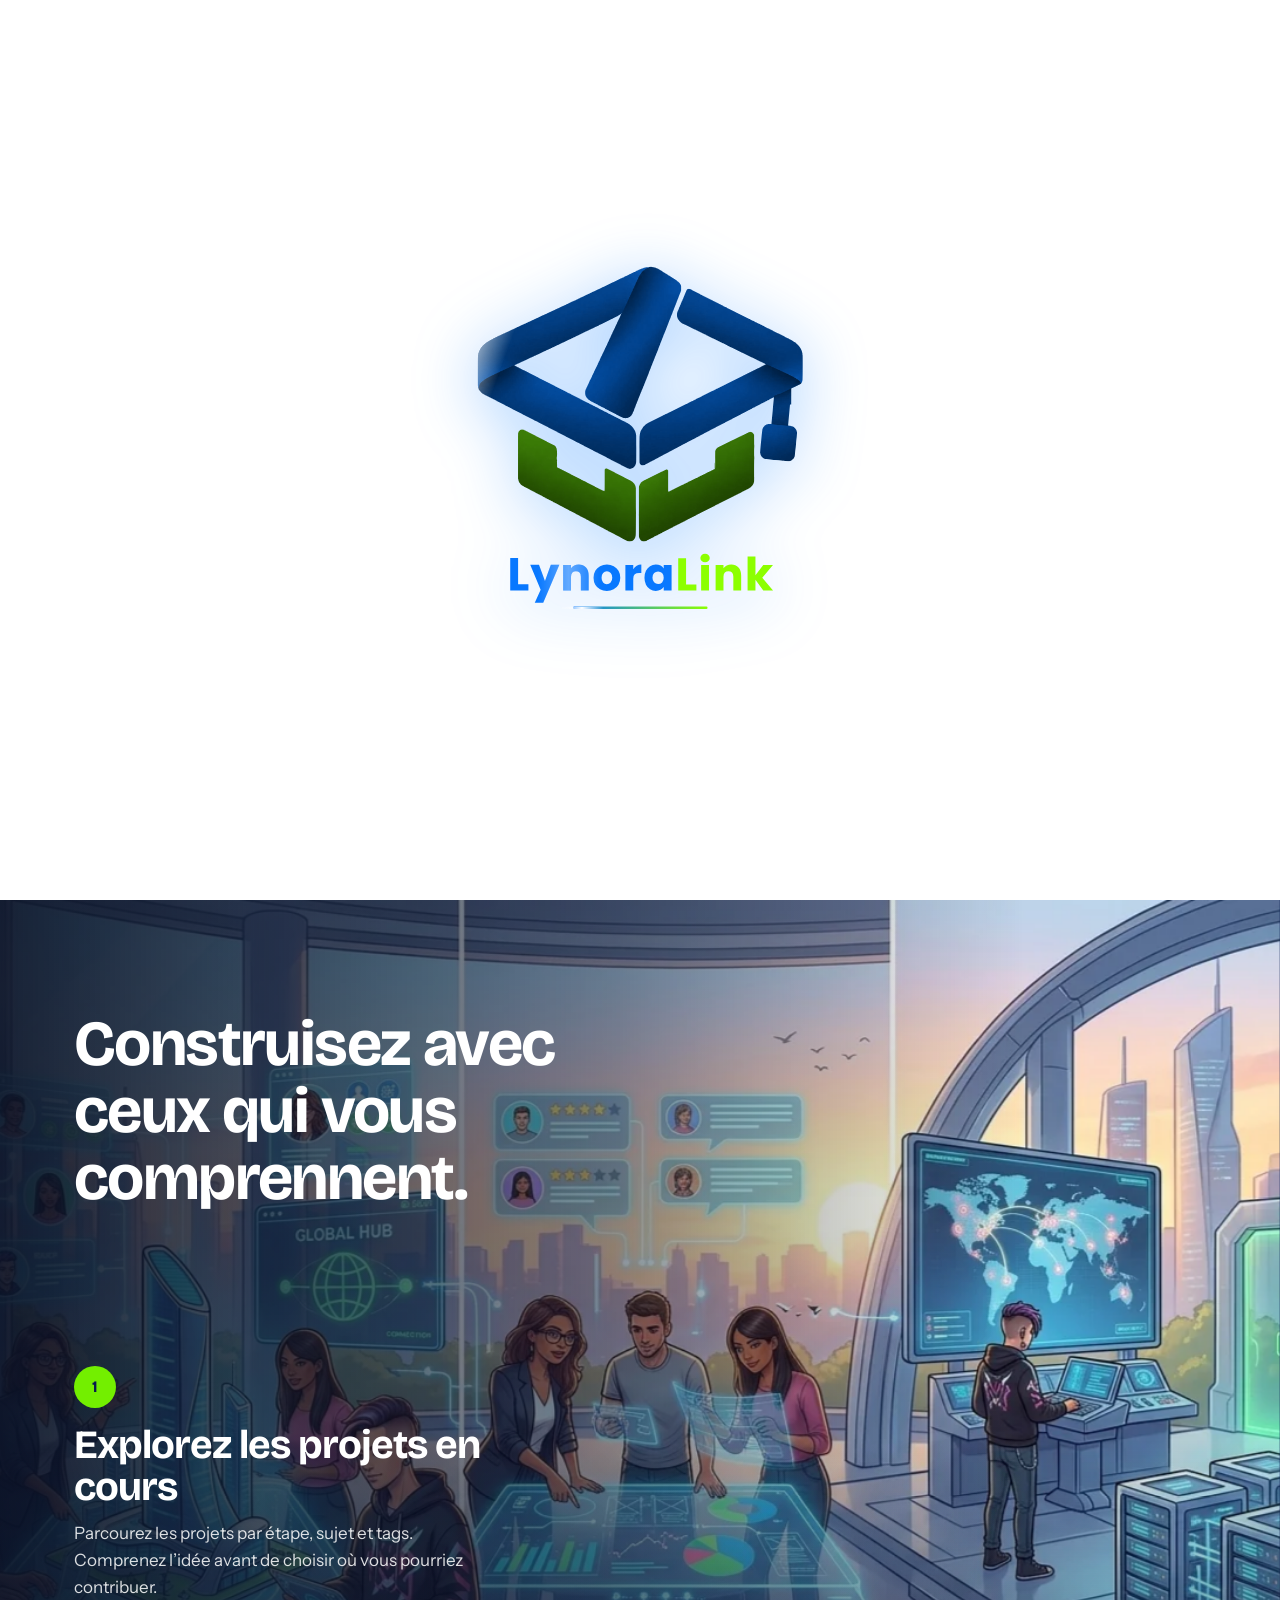
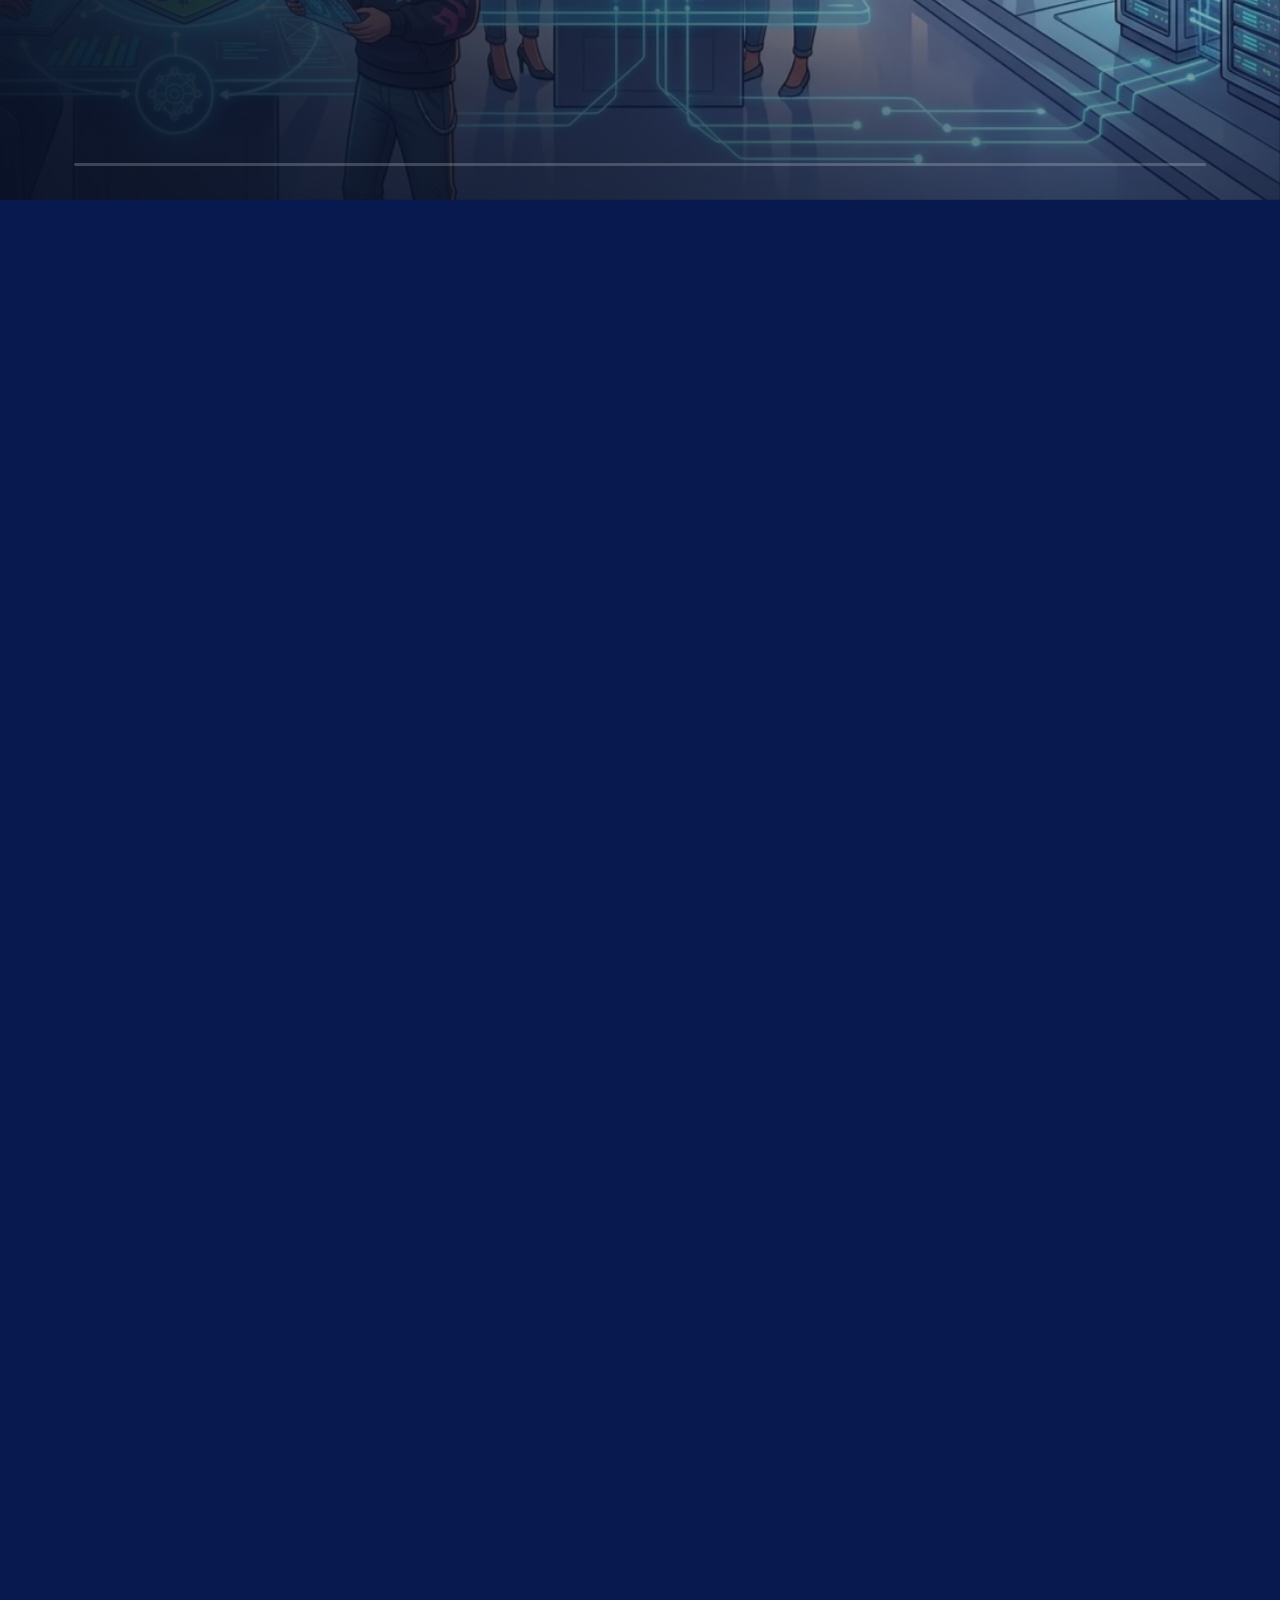
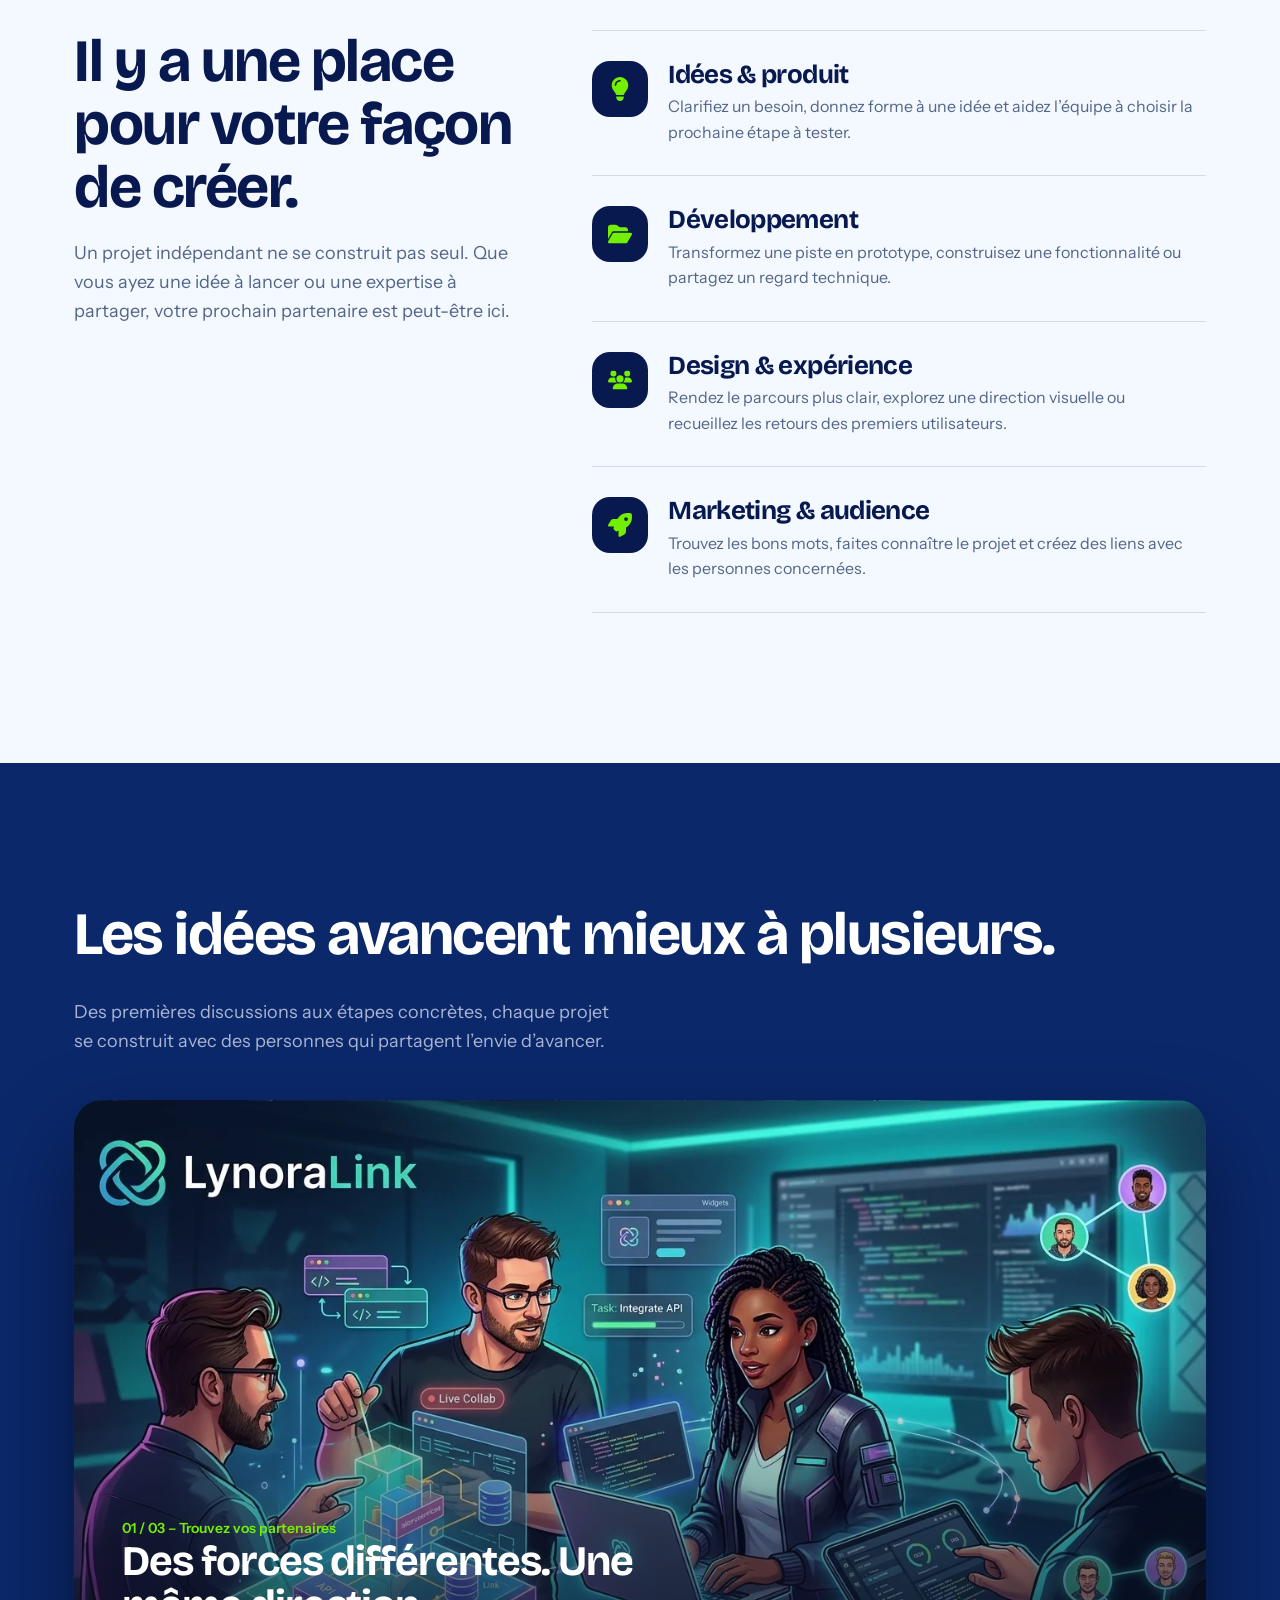
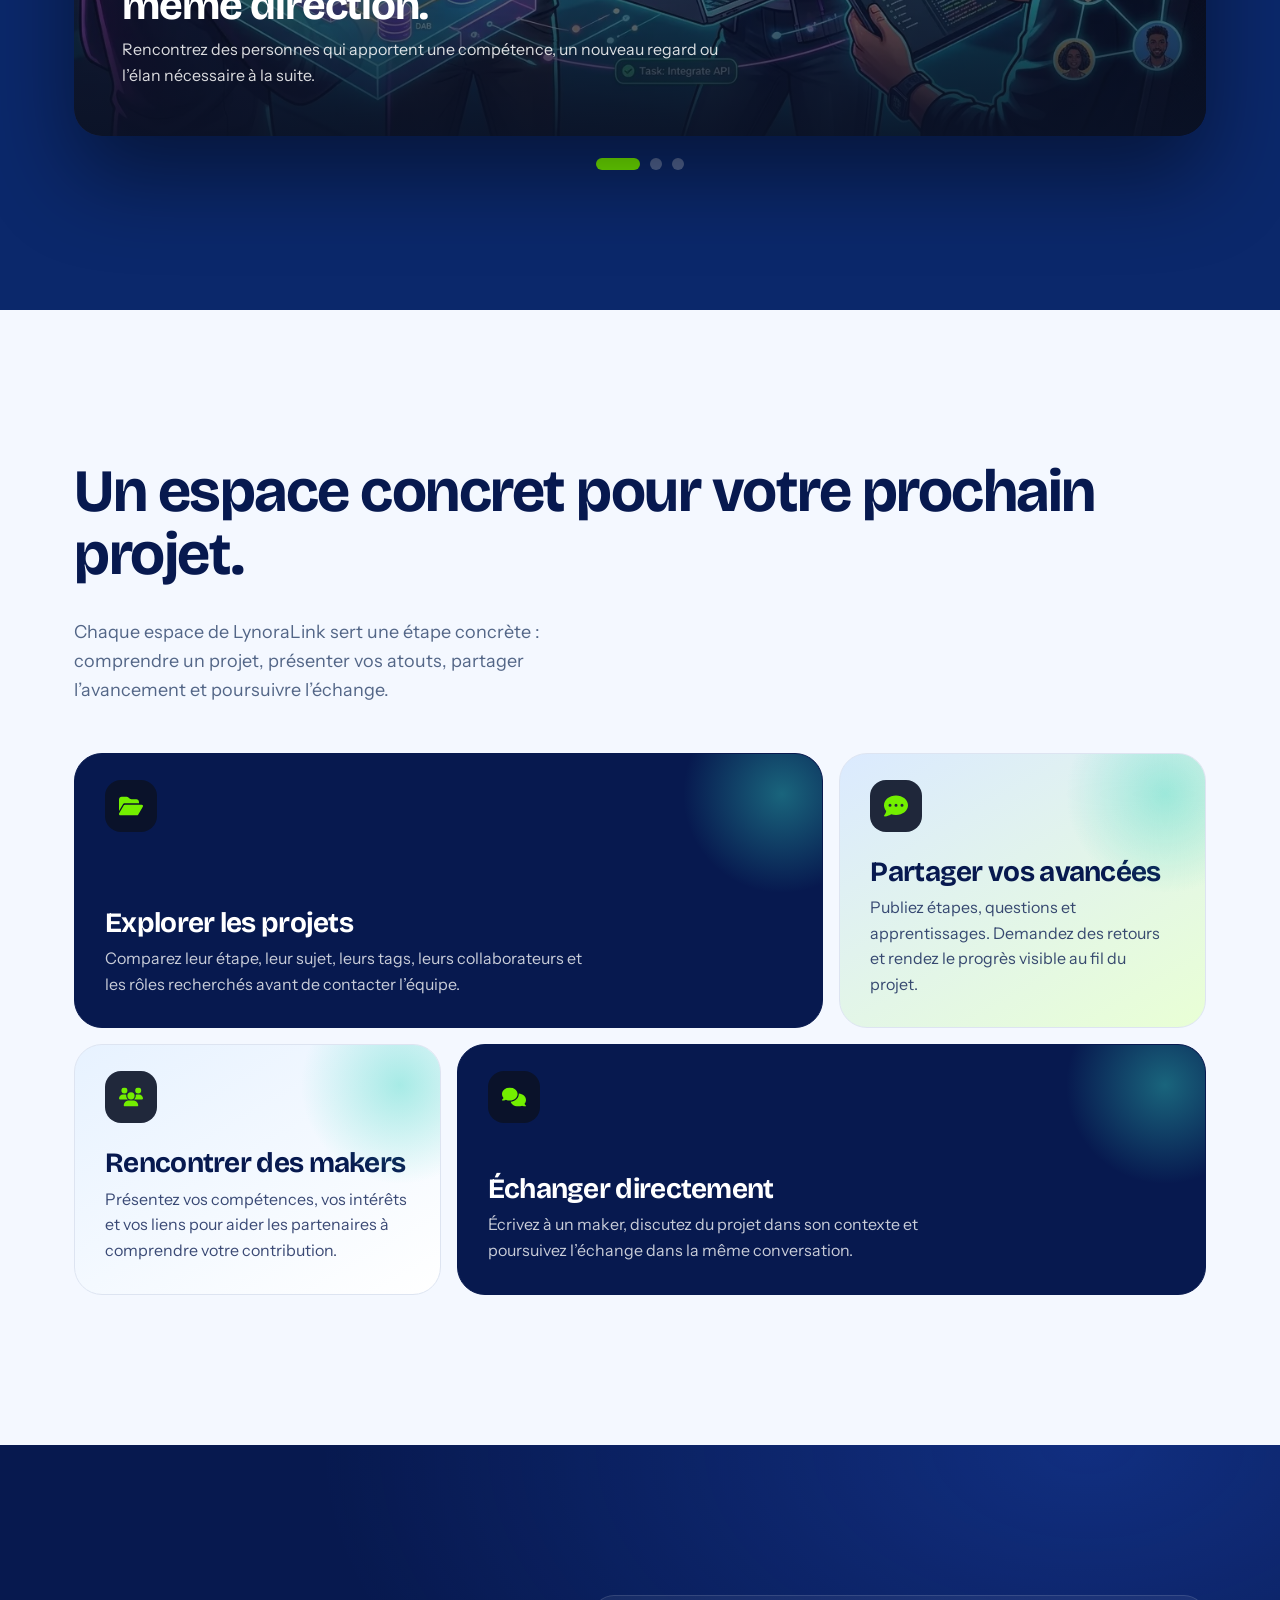
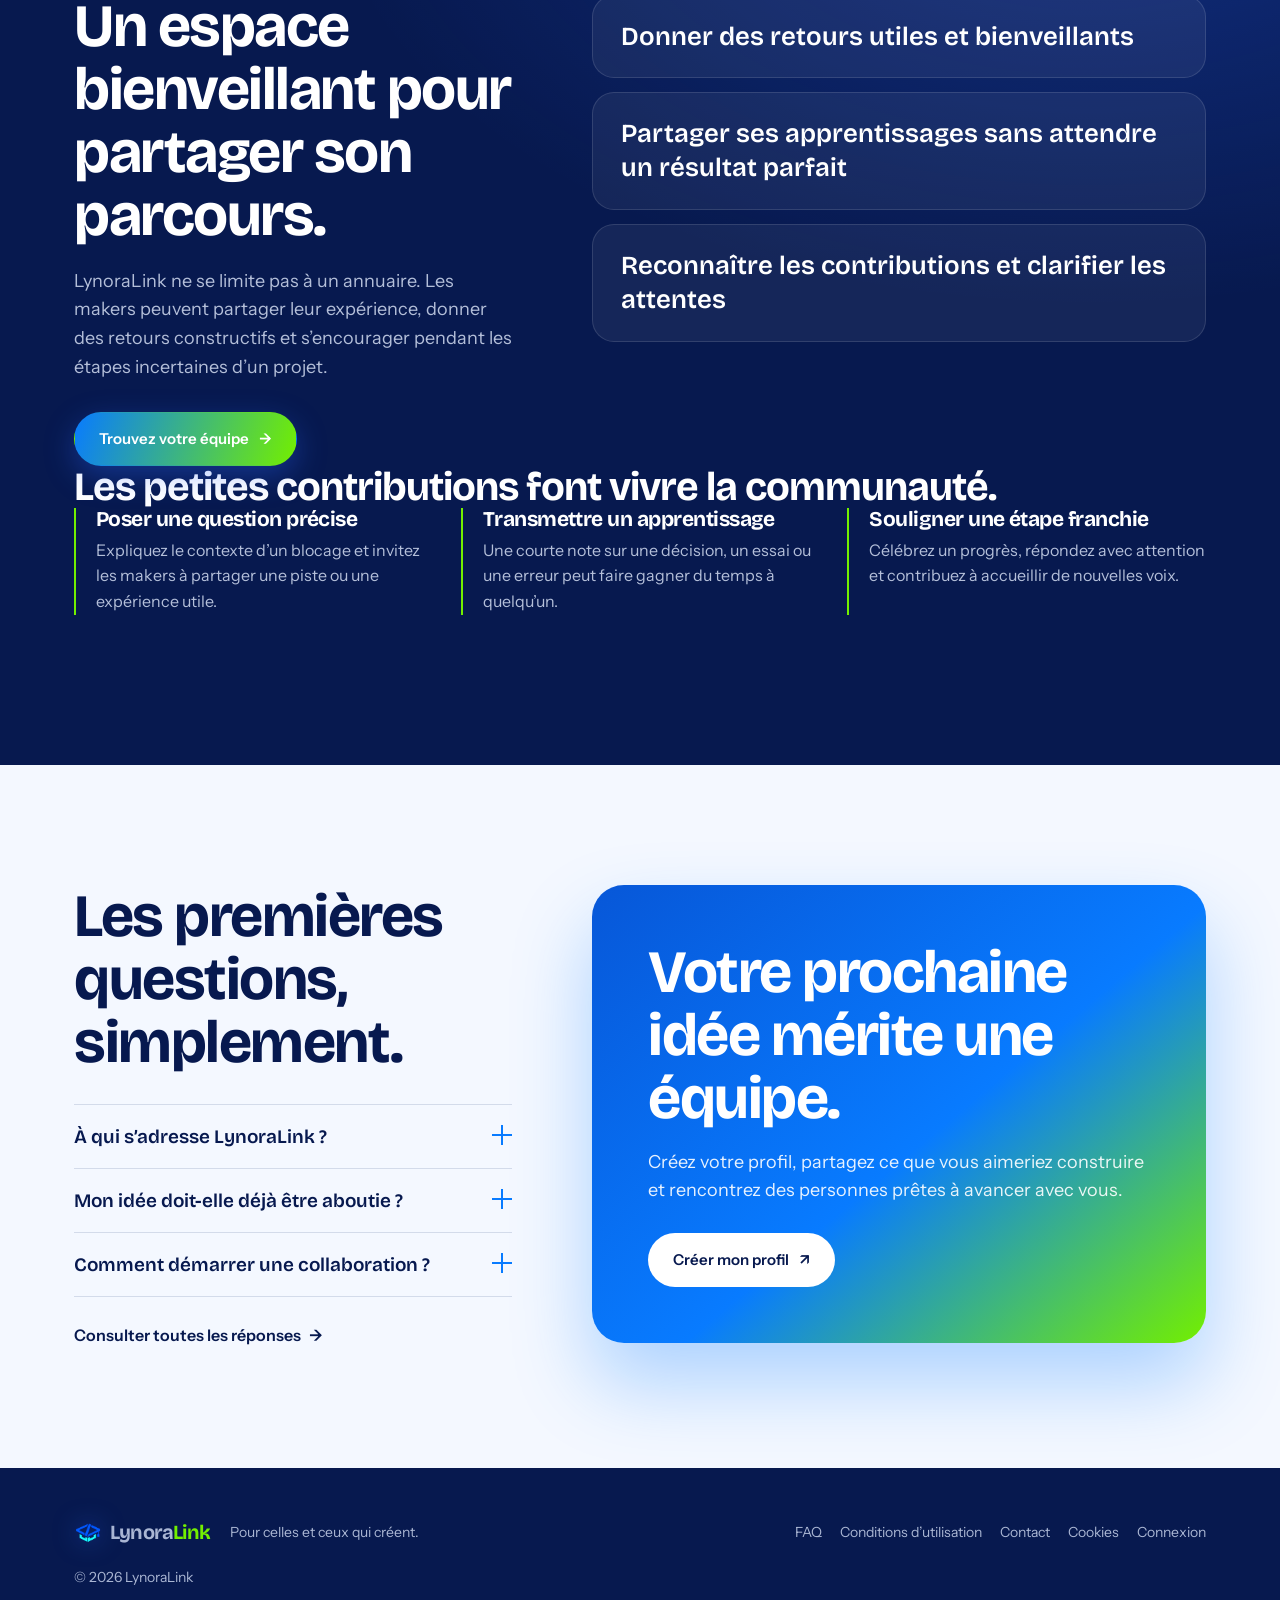
<file: index.html>
<!doctype html>
<html lang="fr"><head>
<meta charset="utf-8"><meta name="viewport" content="width=device-width, initial-scale=1">
<meta name="theme-color" content="#07194f">
<meta name="description" content="LynoraLink réunit les créateurs indépendants pour faire avancer des projets, partager leurs idées et collaborer concrètement.">
<meta property="og:title" content="LynoraLink"><meta property="og:type" content="website"><meta property="og:description" content="Trouvez des partenaires, faites avancer vos projets et partagez vos idées avec une communauté de créateurs indépendants.">
<title>LynoraLink — Construisons ensemble</title>
<link rel="icon" href="./assets/logo_lynora.svg" type="image/svg+xml">
<link rel="preconnect" href="https://fonts.googleapis.com"><link rel="preconnect" href="https://fonts.gstatic.com" crossorigin>
<link href="https://fonts.googleapis.com/css2?family=Bricolage+Grotesque:opsz,wght@12..96,500;12..96,700;12..96,800&family=Instrument+Sans:wght@400;500;600&display=swap" rel="stylesheet">
<link rel="stylesheet" href="./design.css?v=8">
<script src="./script.js?v=4" defer></script><script src="./app.js?v=2" defer></script>
</head>
<body class="v2">
<div class="lynora-splash" id="lynora-splash" role="status" aria-label="LynoraLink — Global Co-Building Hub" aria-live="polite">
  <div class="splash-glow splash-glow-blue" aria-hidden="true"></div>
  <div class="splash-glow splash-glow-green" aria-hidden="true"></div>
  <img class="splash-logo" src="./assets/logo_lynoralink_brand_anime.svg" alt="" width="512" height="549" fetchpriority="high">
</div>
<svg class="icon-library" aria-hidden="true" xmlns="http://www.w3.org/2000/svg">
      <symbol id="icon-compass" viewBox="0 0 512 512"><path d="M256 512A256 256 0 1 0 256 0a256 256 0 1 0 0 512zm50.7-186.9L162.4 380.6c-19.4 7.5-38.5-11.6-31-31l55.5-144.3c3.3-8.5 9.9-15.1 18.4-18.4l144.3-55.5c19.4-7.5 38.5 11.6 31 31L325.1 306.7c-3.2 8.5-9.9 15.1-18.4 18.4zM288 256a32 32 0 1 0-64 0 32 32 0 1 0 64 0z"/></symbol>
      <symbol id="icon-users" viewBox="0 0 640 512"><path d="M144 0a80 80 0 1 1 0 160A80 80 0 1 1 144 0zM512 0a80 80 0 1 1 0 160A80 80 0 1 1 512 0zM0 298.7C0 239.8 47.8 192 106.7 192l42.7 0c15.9 0 31 3.5 44.6 9.7-1.3 7.2-1.9 14.7-1.9 22.3 0 38.2 16.8 72.5 43.3 96H21.3C9.6 320 0 310.4 0 298.7zM405.3 320c26.6-23.5 43.3-57.8 43.3-96 0-7.6-.7-15-1.9-22.3 13.6-6.3 28.7-9.7 44.6-9.7h42.7C592.2 192 640 239.8 640 298.7c0 11.8-9.6 21.3-21.3 21.3H405.3zM224 224a96 96 0 1 1 192 0 96 96 0 1 1-192 0zM128 485.3C128 411.7 187.7 352 261.3 352h117.3C452.3 352 512 411.7 512 485.3c0 14.7-11.9 26.7-26.7 26.7H154.7c-14.7 0-26.7-11.9-26.7-26.7z"/></symbol>
      <symbol id="icon-comments" viewBox="0 0 640 512"><path d="M208 352c114.9 0 208-78.8 208-176S322.9 0 208 0 0 78.8 0 176c0 38.6 14.7 74.3 39.6 103.4-3.5 9.4-8.7 17.7-14.2 24.7-4.8 6.2-9.7 11-13.3 14.3-1.8 1.6-3.3 2.9-4.3 3.7-.5.4-.9.7-1.1.8l-.2.2C1 327.2-1.4 334.4.8 340.9S9.1 352 16 352c21.8 0 43.8-5.6 62.1-12.5 9.2-3.5 17.8-7.4 25.2-11.4C134.1 343.3 169.8 352 208 352zM448 176c0 112.3-99.1 196.9-216.5 207C255.8 457.4 336.4 512 432 512c38.2 0 73.9-8.7 104.7-23.9 7.5 4 16 7.9 25.2 11.4 18.3 6.9 40.3 12.5 62.1 12.5 6.9 0 13.1-4.5 15.2-11.1 2.1-6.6-.2-13.8-5.8-17.9l-.2-.2c-.2-.2-.6-.4-1.1-.8-1-.8-2.5-2-4.3-3.7-3.6-3.3-8.5-8.1-13.3-14.3-5.5-7-10.7-15.4-14.2-24.7 24.9-29 39.6-64.7 39.6-103.4 0-92.8-84.9-168.9-192.6-175.5.4 5.1.6 10.3.6 15.5z"/></symbol>
      <symbol id="icon-rocket" viewBox="0 0 512 512"><path d="M156.6 384.9 125.7 354c-8.5-8.5-11.5-20.8-7.7-32.2 3-8.9 7-20.5 11.8-33.8L24 288c-8.6 0-16.6-4.6-20.9-12.1s-4.2-16.7.2-24.1l52.5-88.5c13-21.9 36.5-35.3 61.9-35.3l82.3 0c2.4-4 4.8-7.7 7.2-11.3C289.1-4.1 411.1-8.1 483.9 5.3c11.6 2.1 20.6 11.2 22.8 22.8 13.4 72.9 9.3 194.8-111.4 276.7-3.5 2.4-7.3 4.8-11.3 7.2v82.3c0 25.4-13.4 49-35.3 61.9l-88.5 52.5c-7.4 4.4-16.6 4.5-24.1.2s-12.1-12.2-12.1-20.9V380.8c-14.1 4.9-26.4 8.9-35.7 11.9-11.2 3.6-23.4.5-31.8-7.8zM384 168a40 40 0 1 0 0-80 40 40 0 1 0 0 80z"/></symbol>
      <symbol id="icon-folder" viewBox="0 0 576 512"><path d="M88.7 223.8 0 375.8V96C0 60.7 28.7 32 64 32h117.5c17 0 33.3 6.7 45.3 18.7l26.5 26.5c12 12 28.3 18.7 45.3 18.7H416c35.3 0 64 28.7 64 64v32H144c-22.8 0-43.8 12.1-55.3 31.8zm27.6 16.1C122.1 230 132.6 224 144 224h400c11.5 0 22 6.1 27.7 16.1s5.7 22.2-.1 32.1l-112 192C453.9 474 443.4 480 432 480H32c-11.5 0-22-6.1-27.7-16.1s-5.7-22.2.1-32.1l112-192z"/></symbol>
      <symbol id="icon-comment" viewBox="0 0 512 512"><path d="M256 448c141.4 0 256-93.1 256-208S397.4 32 256 32 0 125.1 0 240c0 45.1 17.7 86.8 47.7 120.9-1.9 24.5-11.4 46.3-21.4 62.9-5.5 9.2-11.1 16.6-15.2 21.6-2.1 2.5-3.7 4.4-4.9 5.7-.6.6-1 1.1-1.3 1.4l-.3.3c-4.6 4.6-5.9 11.4-3.4 17.4 2.5 6 8.3 9.9 14.8 9.9 28.7 0 57.6-8.9 81.6-19.3 22.9-10 42.4-21.9 54.3-30.6 31.8 11.5 67 17.9 104.1 17.9zM128 208a32 32 0 1 1 0 64 32 32 0 1 1 0-64zm128 0a32 32 0 1 1 0 64 32 32 0 1 1 0-64zm96 32a32 32 0 1 1 64 0 32 32 0 1 1-64 0z"/></symbol>
      <symbol id="icon-lightbulb" viewBox="0 0 384 512"><path d="M272 384c9.6-31.9 29.5-59.1 49.2-86.2 5.2-7.1 10.4-14.2 15.4-21.4 19.8-28.5 31.4-63 31.4-100.3C368 78.8 289.2 0 192 0S16 78.8 16 176c0 37.3 11.6 71.9 31.4 100.3 5 7.2 10.2 14.3 15.4 21.4 19.8 27.1 39.7 54.4 49.2 86.2h160zM192 512c44.2 0 80-35.8 80-80v-16H112v16c0 44.2 35.8 80 80 80zM112 176c0 8.8-7.2 16-16 16s-16-7.2-16-16c0-61.9 50.1-112 112-112 8.8 0 16 7.2 16 16s-7.2 16-16 16c-44.2 0-80 35.8-80 80z"/></symbol>
    </svg>
<a class="skip-link" href="#main" data-i18n="skip">Aller au contenu</a>
<header class="bar"><div class="bar-in">
<a class="brand" href="#top" aria-label="LynoraLink — accueil"><img src="./assets/logo_lynora.svg" alt="" width="34" height="34"><b>Lynora<span>Link</span></b></a>
<nav class="menu nav-links" id="primary-menu" aria-label="Navigation principale">
<a href="#journey" data-i18n="navHow">Comment ça marche</a><a href="#makers" data-i18n="navMakers">Pour qui ?</a><a href="#features" data-i18n="navFeatures">Les outils</a><a href="#community" data-i18n="navCommunity">La communauté</a><a href="https://app.lynoralink.com/faq" data-i18n="footerFaq">FAQ</a>
</nav>
<div class="bar-act">
<div class="language-switcher" role="group" aria-label="Langue"><button type="button" data-locale="en" aria-label="English" aria-pressed="false">EN</button><button type="button" data-locale="fr" aria-label="Français" aria-pressed="true">FR</button></div>
<a class="pill" href="https://app.lynoralink.com/login" data-app-route="/login" data-i18n="signIn">Connexion</a>
<a class="pill pill-go" href="https://app.lynoralink.com/register" data-app-route="/register" data-i18n="join">Rejoindre LynoraLink</a>
<button class="menu-toggle" type="button" aria-expanded="false" aria-controls="primary-menu" aria-label="Ouvrir le menu" data-i18n-aria="openMenu"><span></span><span></span></button>
</div></div></header>
<main id="main">
<section class="hero" id="top">
<img class="hero-img" src="./assets/landing/hero.webp" alt="" fetchpriority="high">
<div class="hero-shade"></div>
<div class="hero-copy">
<p class="hero-kick" data-i18n="eyebrow">Un espace de co-création pour les esprits indépendants</p>
<h1>Lynora<span>Link</span></h1>
<p class="hero-lead" data-i18n="heroCopy">Les bonnes idées méritent de bons partenaires. Trouvez votre équipe, partagez vos avancées et transformez votre projet en quelque chose de concret.</p>
<div class="hero-cta"><a class="btn btn-main" href="https://app.lynoralink.com/register" data-app-route="/register"><span data-i18n="startBuilding">Commencer à construire</span><i aria-hidden="true">→</i></a><a class="btn btn-ghost" href="#journey"><span data-i18n="exploreHow">Découvrir le fonctionnement</span></a></div>
</div>
<a class="hero-scroll" href="#journey"><span data-i18n="scroll">Défiler pour explorer</span><i aria-hidden="true"></i></a>
</section>

<section class="journey" id="journey" aria-labelledby="j-title">
<div class="stage">
<img class="pan" src="./assets/landing/hero.webp" alt="" loading="lazy">
<div class="stage-shade"></div>
<div class="stage-ui">
<div class="stage-head"><h2 data-i18n="sectionTitle" id="j-title">Construisez avec ceux qui vous comprennent.</h2></div>
<ol class="jsteps"><li class="jstep" data-step="0"><span class="jnum">1</span><h3 data-i18n="step1Title">Explorez les projets en cours</h3><p data-i18n="step1Copy">Parcourez les projets par étape, sujet et tags. Comprenez l’idée avant de choisir où vous pourriez contribuer.</p></li><li class="jstep" data-step="1"><span class="jnum">2</span><h3 data-i18n="step2Title">Trouvez la bonne collaboration</h3><p data-i18n="step2Copy">Consultez les profils, compétences et rôles recherchés. Choisissez un projet adapté à ce que vous pouvez apporter.</p></li><li class="jstep" data-step="2"><span class="jnum">3</span><h3 data-i18n="step3Title">Engagez une vraie conversation</h3><p data-i18n="step3Copy">Écrivez directement au créateur pour discuter des attentes, donner du contexte et choisir une prochaine étape utile.</p></li><li class="jstep" data-step="3"><span class="jnum">4</span><h3 data-i18n="step4Title">Construisez en public</h3><p data-i18n="step4Copy">Partagez avancées, questions et apprentissages dans le fil pour que les partenaires suivent et participent.</p></li></ol>
<div class="rail" aria-hidden="true"><i></i></div>
</div></div></section>

<section class="makers" id="makers" aria-labelledby="mk-title"><div class="wrap split">
<div class="split-head"><h2 data-i18n="makersTitle" id="mk-title">Il y a une place pour votre façon de créer.</h2><p data-i18n="makersCopy">Un projet indépendant ne se construit pas seul. Que vous ayez une idée à lancer ou une expertise à partager, votre prochain partenaire est peut-être ici.</p></div>
<ul class="skills"><li class="skill"><span class="skill-ic"><svg viewBox="0 0 384 512" aria-hidden="true"><use href="#icon-lightbulb"></use></svg></span><h3 data-i18n="maker1Title">Idées & produit</h3><p data-i18n="maker1Copy">Clarifiez un besoin, donnez forme à une idée et aidez l’équipe à choisir la prochaine étape à tester.</p></li><li class="skill"><span class="skill-ic"><svg viewBox="0 0 576 512" aria-hidden="true"><use href="#icon-folder"></use></svg></span><h3 data-i18n="maker2Title">Développement</h3><p data-i18n="maker2Copy">Transformez une piste en prototype, construisez une fonctionnalité ou partagez un regard technique.</p></li><li class="skill"><span class="skill-ic"><svg viewBox="0 0 640 512" aria-hidden="true"><use href="#icon-users"></use></svg></span><h3 data-i18n="maker3Title">Design & expérience</h3><p data-i18n="maker3Copy">Rendez le parcours plus clair, explorez une direction visuelle ou recueillez les retours des premiers utilisateurs.</p></li><li class="skill"><span class="skill-ic"><svg viewBox="0 0 512 512" aria-hidden="true"><use href="#icon-rocket"></use></svg></span><h3 data-i18n="maker4Title">Marketing & audience</h3><p data-i18n="maker4Copy">Trouvez les bons mots, faites connaître le projet et créez des liens avec les personnes concernées.</p></li></ul></div></section>

<section class="gallery" aria-labelledby="carousel-title"><div class="wrap">
<div class="g-head"><h2 data-i18n="carouselTitle" id="carousel-title">Les idées avancent mieux à plusieurs.</h2><p data-i18n="carouselCopy">Des premières discussions aux étapes concrètes, chaque projet se construit avec des personnes qui partagent l’envie d’avancer.</p></div>
<div class="carousel" role="region" aria-roledescription="carrousel" aria-label="Scènes de co-création" tabindex="0">
<div class="carousel-scene">
<div class="carousel-image carousel-image-0" role="group" aria-roledescription="diapositive" aria-label="1 / 3" aria-hidden="false"></div>
<div class="carousel-image carousel-image-1" role="group" aria-roledescription="diapositive" aria-label="2 / 3" aria-hidden="true"></div>
<div class="carousel-image carousel-image-2" role="group" aria-roledescription="diapositive" aria-label="3 / 3" aria-hidden="true"></div>
<div class="carousel-shade" aria-hidden="true"></div>
<div class="carousel-caption"><div>
<p class="carousel-label"><span class="slide-count">01 / 03</span><span aria-hidden="true"> – </span><span data-i18n="slide0Label">Trouvez vos partenaires</span></p>
<h3 data-i18n="slide0Title">Des forces différentes. Une même direction.</h3>
<p data-i18n="slide0Copy">Rencontrez des personnes qui apportent une compétence, un nouveau regard ou l’élan nécessaire à la suite.</p></div></div></div>
<div class="carousel-dots" aria-label="Choisir une image">
<button type="button" aria-label="Afficher l’image 1" aria-pressed="true"></button><button type="button" aria-label="Afficher l’image 2" aria-pressed="false"></button><button type="button" aria-label="Afficher l’image 3" aria-pressed="false"></button></div>
</div></div></section>

<section class="features" id="features"><div class="wrap">
<div class="g-head"><h2 data-i18n="featuresTitle">Un espace concret pour votre prochain projet.</h2><p data-i18n="featuresCopy">Chaque espace de LynoraLink sert une étape concrète : comprendre un projet, présenter vos atouts, partager l’avancement et poursuivre l’échange.</p></div>
<div class="bento"><article class="tile tile-1"><span class="tile-ic"><svg viewBox="0 0 576 512" aria-hidden="true"><use href="#icon-folder"></use></svg></span><h3 data-i18n="feature1Title">Explorer les projets</h3><p data-i18n="feature1Copy">Comparez leur étape, leur sujet, leurs tags, leurs collaborateurs et les rôles recherchés avant de contacter l’équipe.</p></article><article class="tile tile-2"><span class="tile-ic"><svg viewBox="0 0 512 512" aria-hidden="true"><use href="#icon-comment"></use></svg></span><h3 data-i18n="feature2Title">Partager vos avancées</h3><p data-i18n="feature2Copy">Publiez étapes, questions et apprentissages. Demandez des retours et rendez le progrès visible au fil du projet.</p></article><article class="tile tile-3"><span class="tile-ic"><svg viewBox="0 0 640 512" aria-hidden="true"><use href="#icon-users"></use></svg></span><h3 data-i18n="feature3Title">Rencontrer des makers</h3><p data-i18n="feature3Copy">Présentez vos compétences, vos intérêts et vos liens pour aider les partenaires à comprendre votre contribution.</p></article><article class="tile tile-4"><span class="tile-ic"><svg viewBox="0 0 640 512" aria-hidden="true"><use href="#icon-comments"></use></svg></span><h3 data-i18n="feature4Title">Échanger directement</h3><p data-i18n="feature4Copy">Écrivez à un maker, discutez du projet dans son contexte et poursuivez l’échange dans la même conversation.</p></article></div></div></section>

<section class="community" id="community"><div class="wrap">
<div class="split"><div class="split-head"><h2 data-i18n="communityTitle">Un espace bienveillant pour partager son parcours.</h2><p data-i18n="communityCopy">LynoraLink ne se limite pas à un annuaire. Les makers peuvent partager leur expérience, donner des retours constructifs et s’encourager pendant les étapes incertaines d’un projet.</p><a class="btn btn-main" href="https://app.lynoralink.com/register" data-app-route="/register"><span data-i18n="joinCommunity">Trouvez votre équipe</span><i aria-hidden="true">→</i></a></div>
<ul class="points"><li><span data-i18n="pointOne">Donner des retours utiles et bienveillants</span></li><li><span data-i18n="pointTwo">Partager ses apprentissages sans attendre un résultat parfait</span></li><li><span data-i18n="pointThree">Reconnaître les contributions et clarifier les attentes</span></li></ul></div>
<h3 class="aud-title"><span data-i18n="audienceTitle">Les petites contributions font vivre la communauté.</span></h3>
<div class="aud"><article><h4 data-i18n="audience1Title">Poser une question précise</h4><p data-i18n="audience1Copy">Expliquez le contexte d’un blocage et invitez les makers à partager une piste ou une expérience utile.</p></article><article><h4 data-i18n="audience2Title">Transmettre un apprentissage</h4><p data-i18n="audience2Copy">Une courte note sur une décision, un essai ou une erreur peut faire gagner du temps à quelqu’un.</p></article><article><h4 data-i18n="audience3Title">Souligner une étape franchie</h4><p data-i18n="audience3Copy">Célébrez un progrès, répondez avec attention et contribuez à accueillir de nouvelles voix.</p></article></div></div></section>

<section class="faq"><div class="wrap split">
<div><h2 data-i18n="faqTitle">Les premières questions, simplement.</h2><div class="qf"><details><summary><span data-i18n="faqQ1">À qui s’adresse LynoraLink ?</span><i aria-hidden="true"></i></summary><p data-i18n="faqA1">Aux créateurs indépendants, porteurs de projet et spécialistes qui souhaitent mettre leurs compétences au service d’une idée.</p></details><details><summary><span data-i18n="faqQ2">Mon idée doit-elle déjà être aboutie ?</span><i aria-hidden="true"></i></summary><p data-i18n="faqA2">Non. Vous pouvez présenter une première piste, expliquer ce que vous cherchez à apprendre et faire évoluer le projet avec les retours de la communauté.</p></details><details><summary><span data-i18n="faqQ3">Comment démarrer une collaboration ?</span><i aria-hidden="true"></i></summary><p data-i18n="faqA3">Présentez votre profil, explorez les projets, puis échangez directement pour clarifier les rôles, les disponibilités et la prochaine étape.</p></details></div><a class="more" href="https://app.lynoralink.com/faq"><span data-i18n="faqMore">Consulter toutes les réponses</span><i aria-hidden="true">→</i></a></div>
<aside class="cta"><h2 data-i18n="finalTitle">Votre prochaine idée mérite une équipe.</h2><p data-i18n="finalCopy">Créez votre profil, partagez ce que vous aimeriez construire et rencontrez des personnes prêtes à avancer avec vous.</p><a class="btn btn-main" href="https://app.lynoralink.com/register" data-app-route="/register"><span data-i18n="finalJoin">Créer mon profil</span><i aria-hidden="true">↗</i></a></aside>
</div></section>
</main>
<footer class="foot"><div class="wrap foot-in">
<a class="brand" href="#top"><img src="./assets/logo_lynora.svg" alt="" width="28" height="28"><b>Lynora<span>Link</span></b></a>
<p data-i18n="footerLine">Pour celles et ceux qui créent.</p>
<nav class="foot-links" aria-label="Pied de page"><a href="https://app.lynoralink.com/faq" data-i18n="footerFaq">FAQ</a><a href="https://app.lynoralink.com/terms" data-i18n="footerTerms">Conditions d’utilisation</a><a href="https://app.lynoralink.com/contact" data-i18n="footerContact">Contact</a><a href="https://app.lynoralink.com/Cookie" data-i18n="footerCookies">Cookies</a><a href="https://app.lynoralink.com/login" data-app-route="/login" data-i18n="signIn">Connexion</a></nav>
<p>© <span id="current-year"></span> LynoraLink</p></div></footer>
</body></html>
</file>
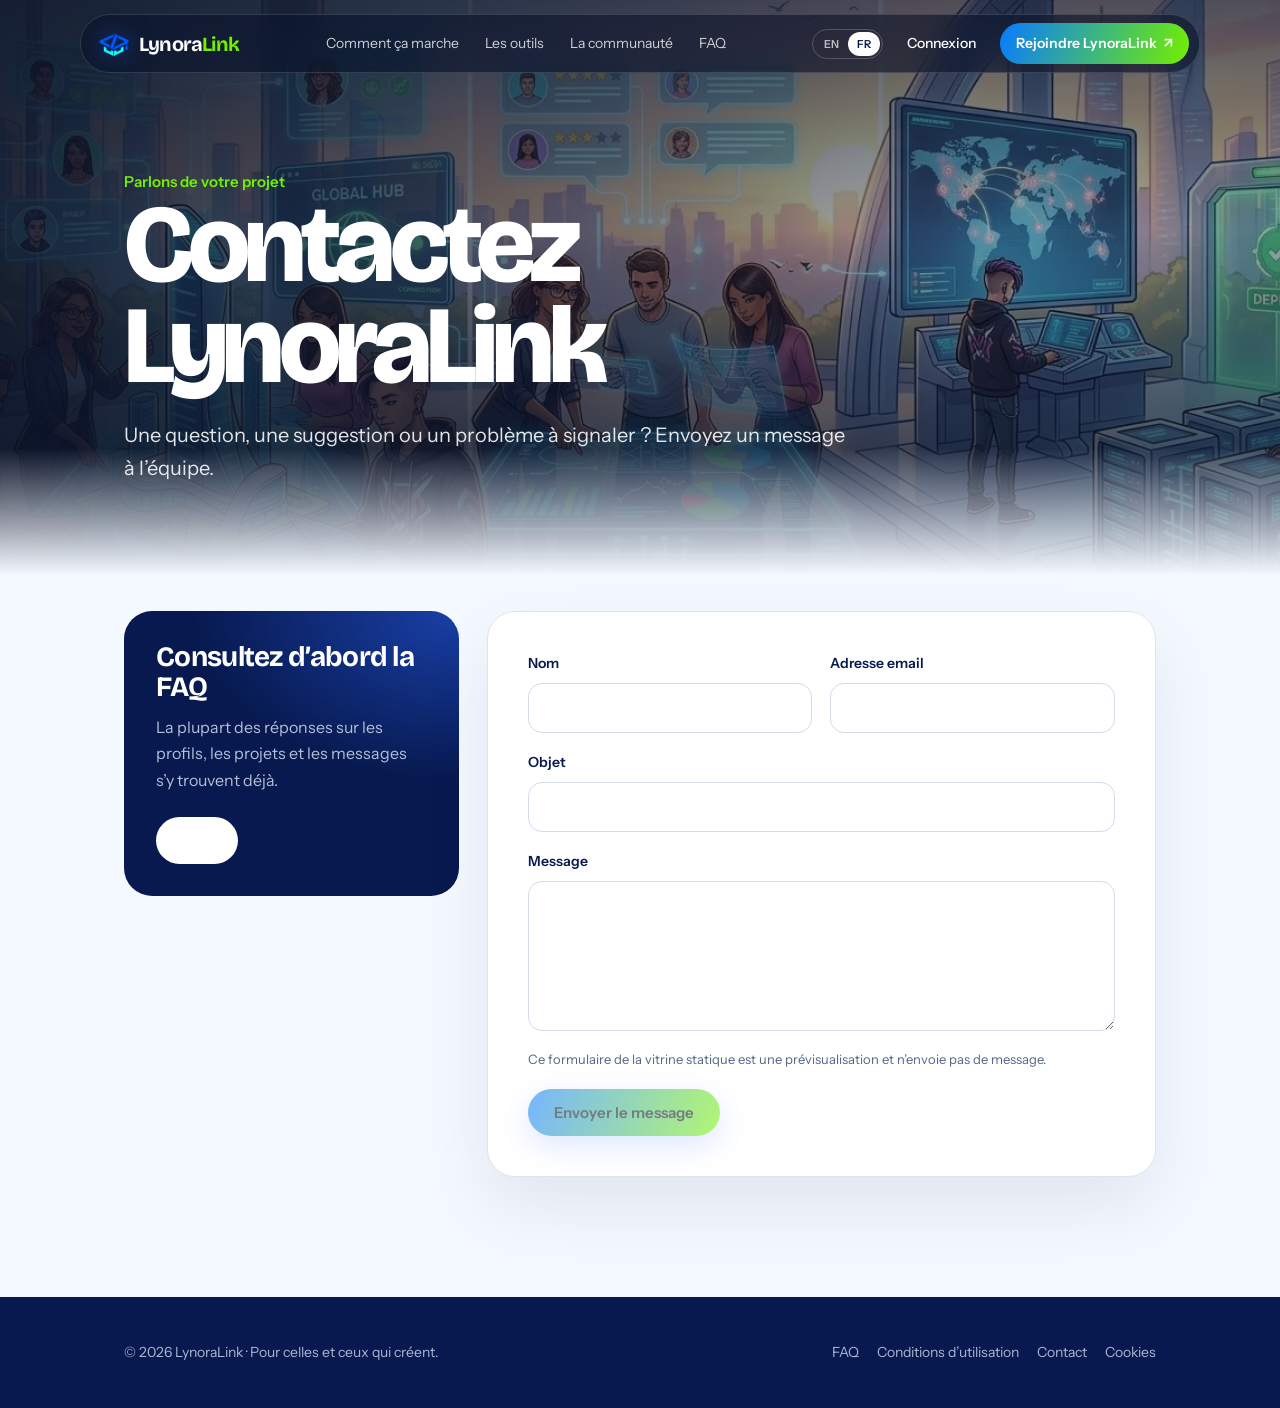
<file: contact/index.html>
<!doctype html>
<html lang="fr">
  <head>
    <meta charset="utf-8">
    <meta name="viewport" content="width=device-width, initial-scale=1">
    <meta name="theme-color" content="#07194f">
    <meta name="description" content="Contacter l’équipe LynoraLink.">
    <title>Contact · LynoraLink</title>
    <link rel="icon" href="../assets/logo_lynora.svg" type="image/svg+xml">
    <link rel="preconnect" href="https://fonts.googleapis.com">
    <link rel="preconnect" href="https://fonts.gstatic.com" crossorigin>
    <link href="https://fonts.googleapis.com/css2?family=Bricolage+Grotesque:opsz,wght@12..96,500;12..96,700;12..96,800&family=Instrument+Sans:wght@400;500;600&display=swap" rel="stylesheet">
    <link rel="stylesheet" href="../pages2.css?v=2">
    <script src="../pages.js?v=3" defer></script>
  </head>
  <body class="page-body" data-page="contact"><div id="page-root"></div></body>
</html>
</file>
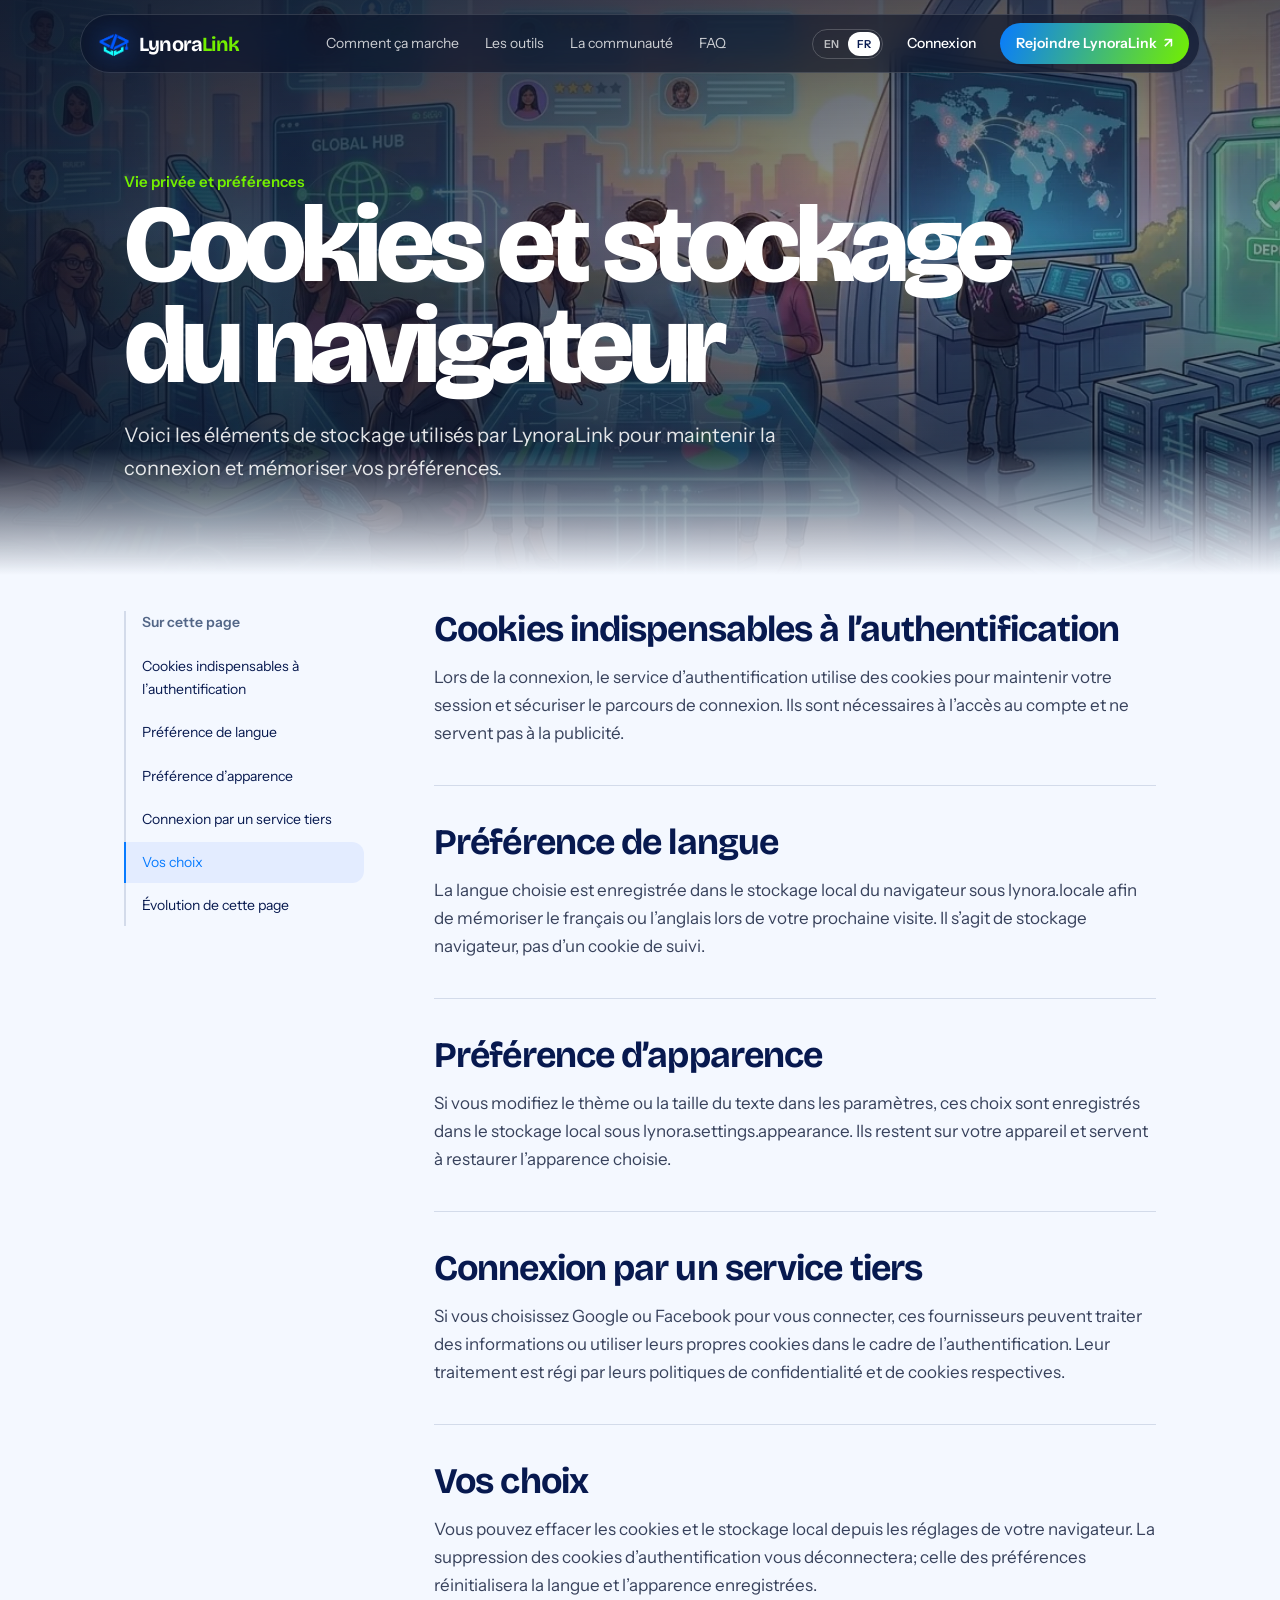
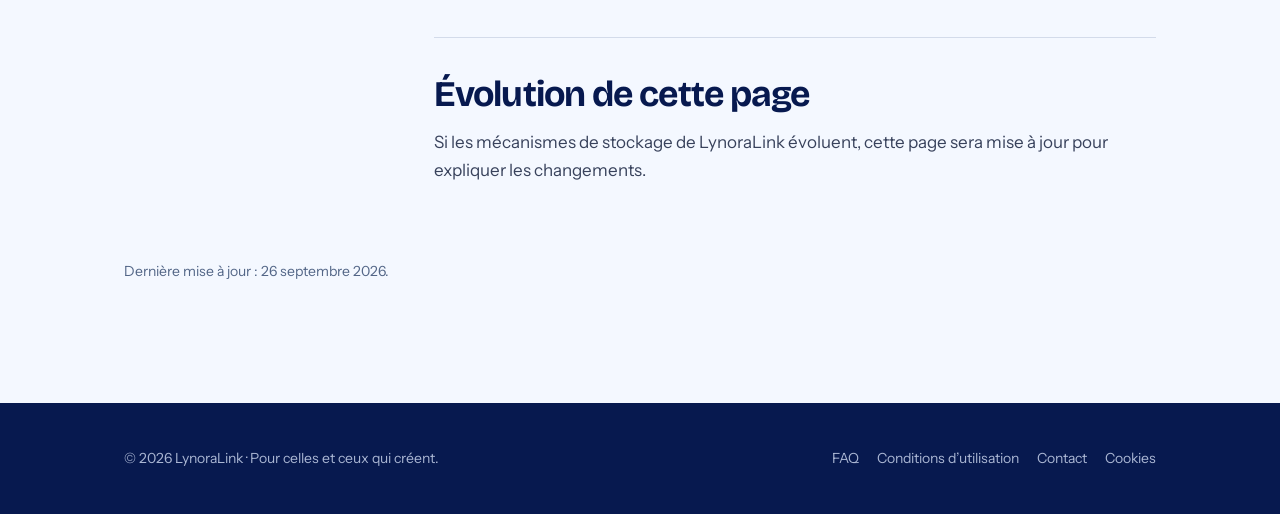
<file: cookies/index.html>
<!doctype html>
<html lang="fr">
  <head>
    <meta charset="utf-8">
    <meta name="viewport" content="width=device-width, initial-scale=1">
    <meta name="theme-color" content="#07194f">
    <meta name="description" content="Informations sur les cookies et le stockage du navigateur utilisés par LynoraLink.">
    <title>Cookies · LynoraLink</title>
    <link rel="icon" href="../assets/logo_lynora.svg" type="image/svg+xml">
    <link rel="preconnect" href="https://fonts.googleapis.com">
    <link rel="preconnect" href="https://fonts.gstatic.com" crossorigin>
    <link href="https://fonts.googleapis.com/css2?family=Bricolage+Grotesque:opsz,wght@12..96,500;12..96,700;12..96,800&family=Instrument+Sans:wght@400;500;600&display=swap" rel="stylesheet">
    <link rel="stylesheet" href="../pages2.css?v=2">
    <script src="../pages.js?v=3" defer></script>
  </head>
  <body class="page-body" data-page="cookies"><div id="page-root"></div></body>
</html>
</file>
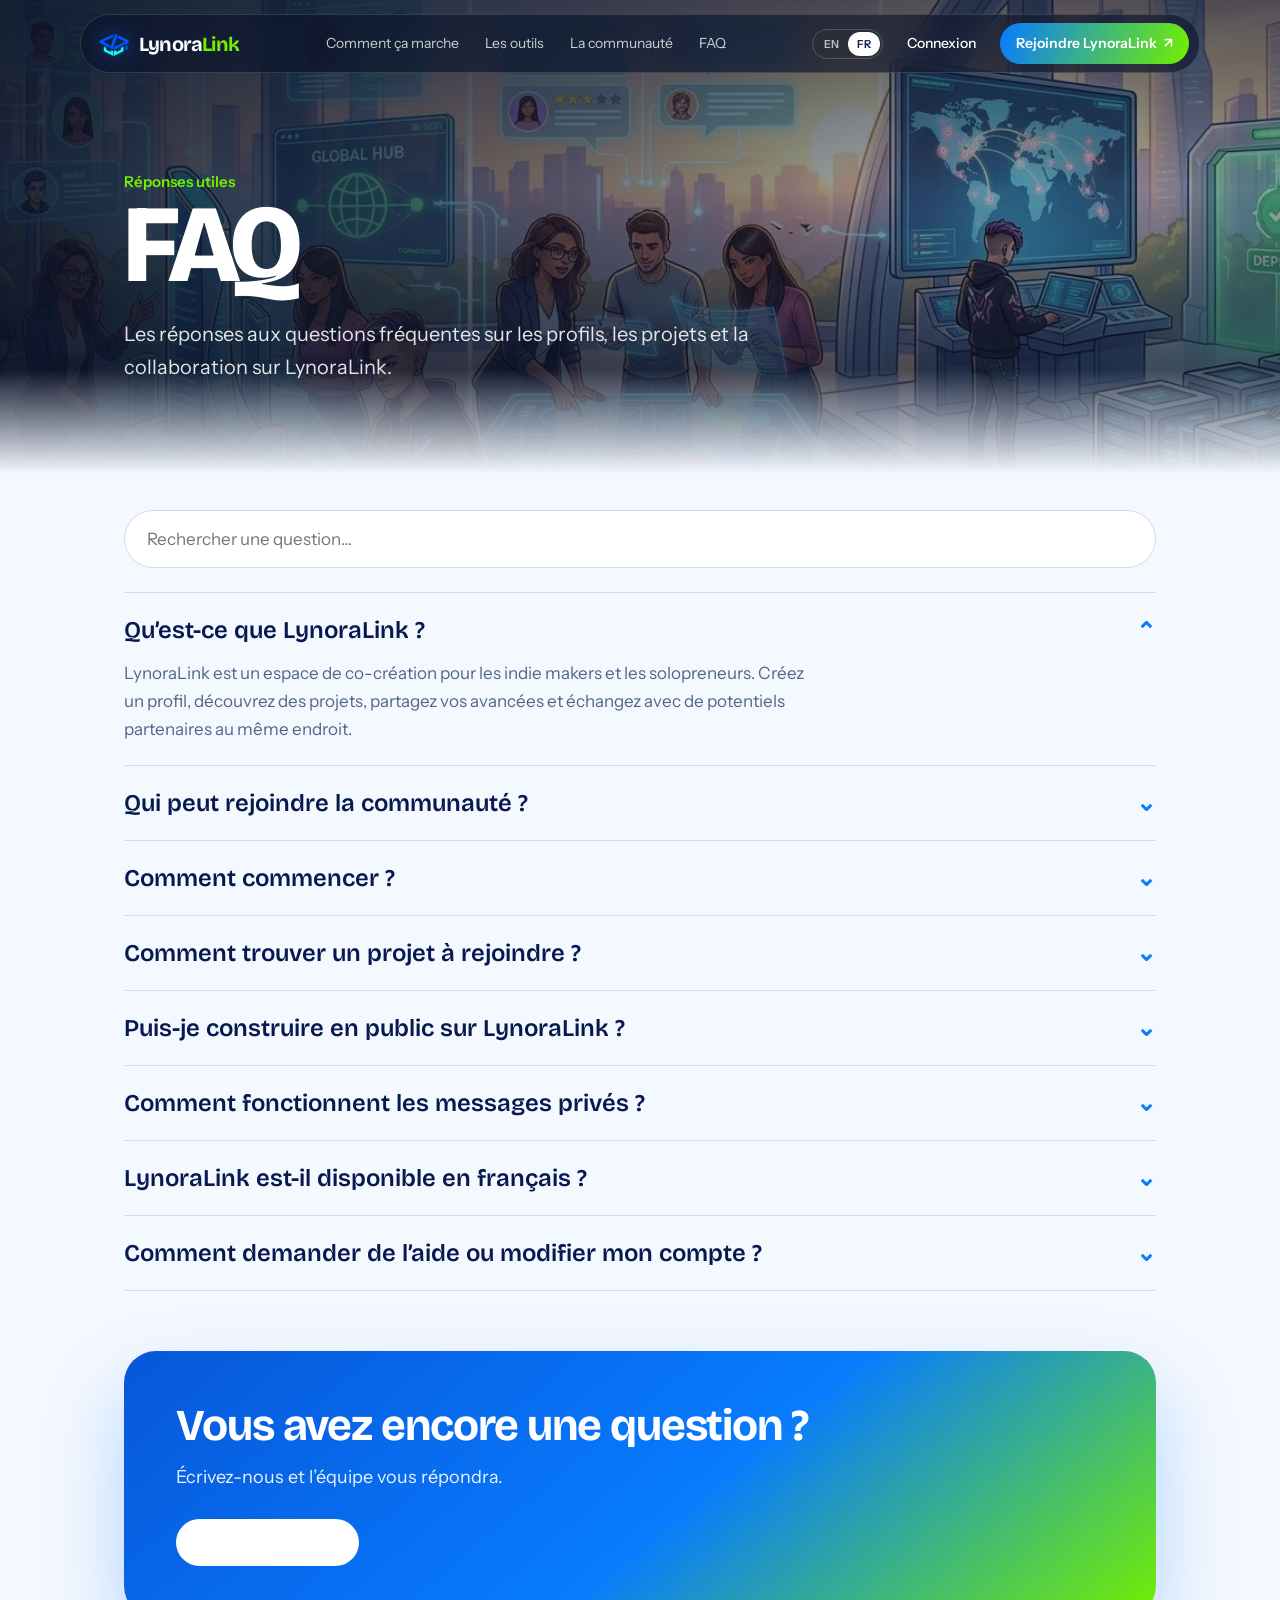
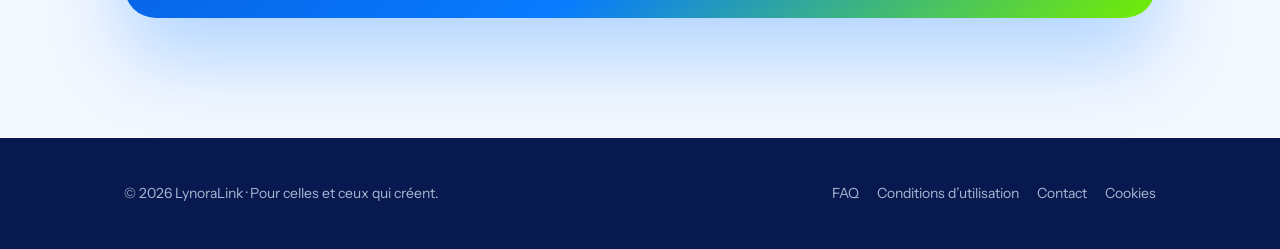
<file: faq/index.html>
<!doctype html>
<html lang="fr">
  <head>
    <meta charset="utf-8">
    <meta name="viewport" content="width=device-width, initial-scale=1">
    <meta name="theme-color" content="#07194f">
    <meta name="description" content="Questions fréquentes sur LynoraLink, les profils makers, les projets et la collaboration.">
    <title>FAQ · LynoraLink</title>
    <link rel="icon" href="../assets/logo_lynora.svg" type="image/svg+xml">
    <link rel="preconnect" href="https://fonts.googleapis.com">
    <link rel="preconnect" href="https://fonts.gstatic.com" crossorigin>
    <link href="https://fonts.googleapis.com/css2?family=Bricolage+Grotesque:opsz,wght@12..96,500;12..96,700;12..96,800&family=Instrument+Sans:wght@400;500;600&display=swap" rel="stylesheet">
    <link rel="stylesheet" href="../pages2.css?v=2">
    <script src="../pages.js?v=3" defer></script>
  </head>
  <body class="page-body" data-page="faq"><div id="page-root"></div></body>
</html>
</file>
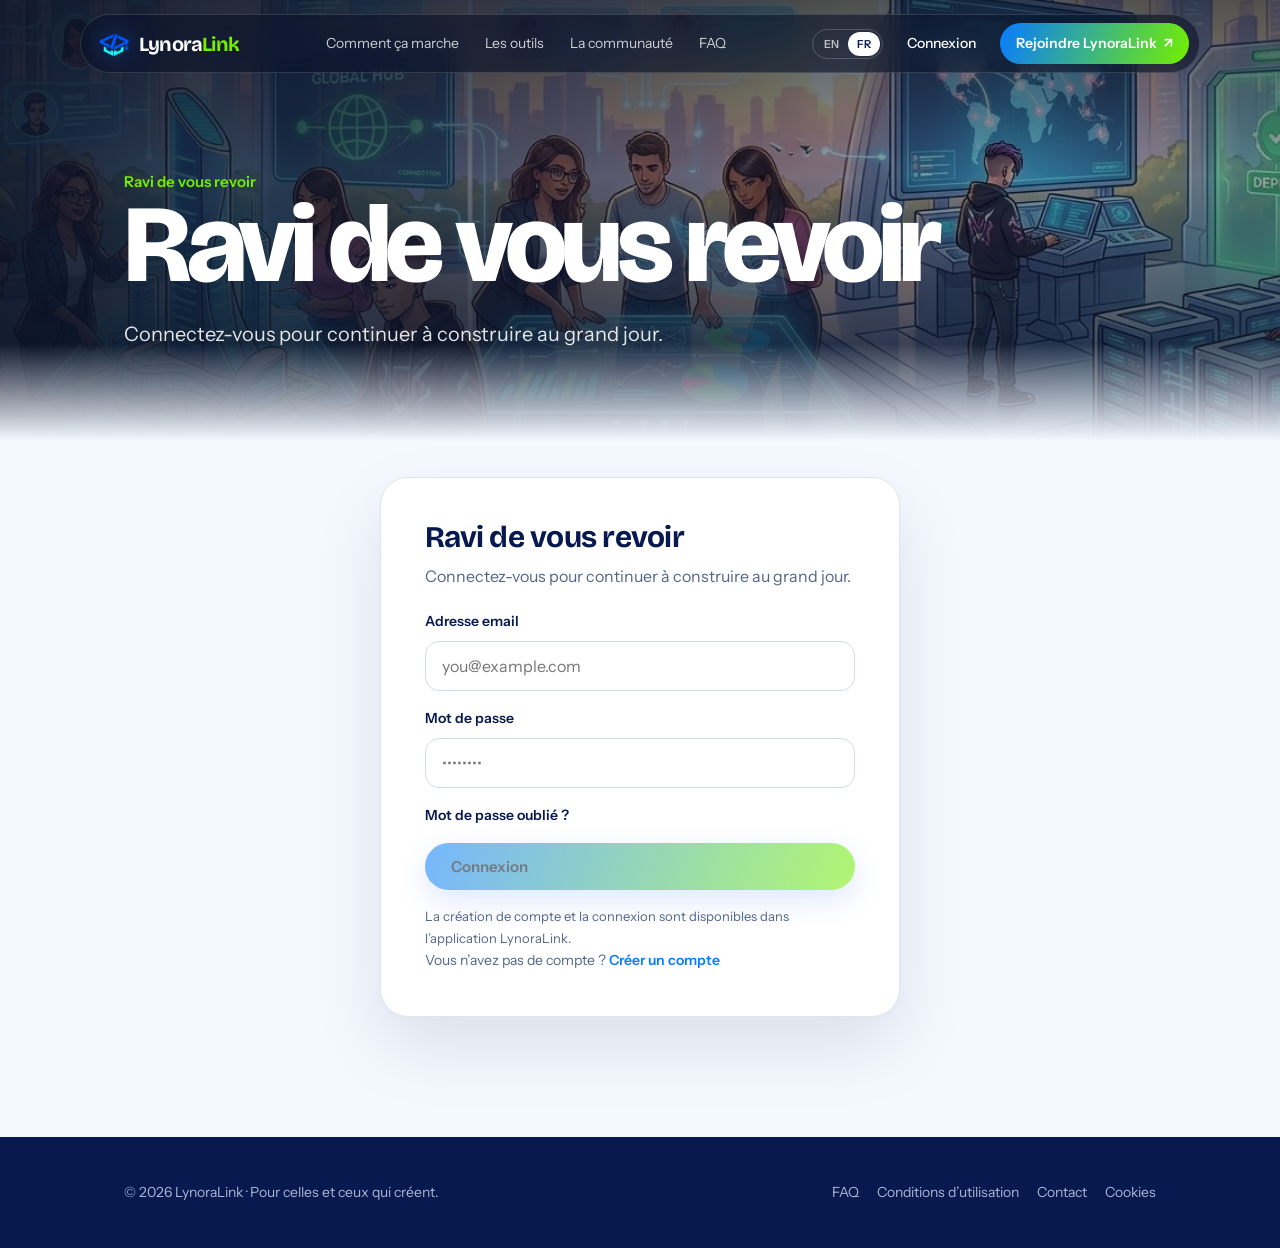
<file: login/index.html>
<!doctype html>
<html lang="fr">
  <head>
    <meta charset="utf-8">
    <meta name="viewport" content="width=device-width, initial-scale=1">
    <meta name="theme-color" content="#07194f">
    <meta name="description" content="Connexion à LynoraLink.">
    <title>Connexion · LynoraLink</title>
    <link rel="icon" href="../assets/logo_lynora.svg" type="image/svg+xml">
    <link rel="preconnect" href="https://fonts.googleapis.com">
    <link rel="preconnect" href="https://fonts.gstatic.com" crossorigin>
    <link href="https://fonts.googleapis.com/css2?family=Bricolage+Grotesque:opsz,wght@12..96,500;12..96,700;12..96,800&family=Instrument+Sans:wght@400;500;600&display=swap" rel="stylesheet">
    <link rel="stylesheet" href="../pages2.css?v=2">
    <script src="../pages.js?v=3" defer></script>
  </head>
  <body class="page-body" data-page="login"><div id="page-root"></div></body>
</html>
</file>
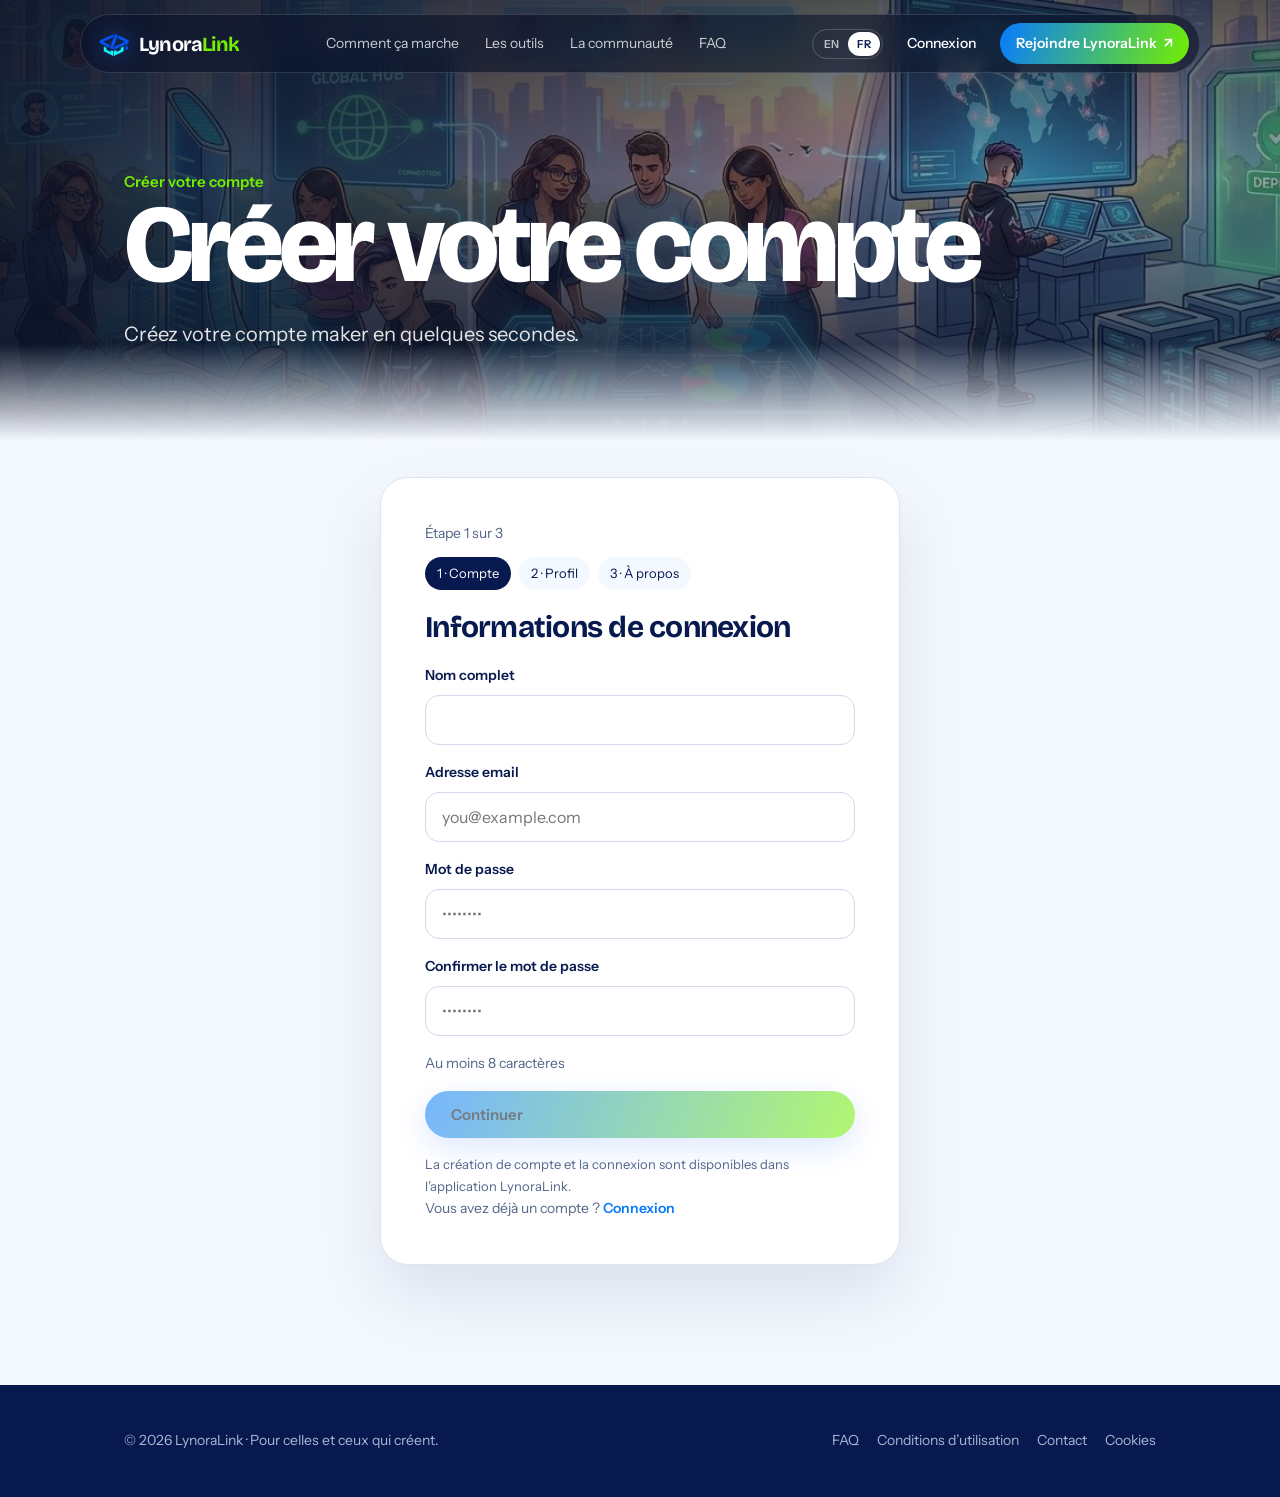
<file: register/index.html>
<!doctype html>
<html lang="fr">
  <head>
    <meta charset="utf-8">
    <meta name="viewport" content="width=device-width, initial-scale=1">
    <meta name="theme-color" content="#07194f">
    <meta name="description" content="Créer un compte LynoraLink.">
    <title>Créer un compte · LynoraLink</title>
    <link rel="icon" href="../assets/logo_lynora.svg" type="image/svg+xml">
    <link rel="preconnect" href="https://fonts.googleapis.com">
    <link rel="preconnect" href="https://fonts.gstatic.com" crossorigin>
    <link href="https://fonts.googleapis.com/css2?family=Bricolage+Grotesque:opsz,wght@12..96,500;12..96,700;12..96,800&family=Instrument+Sans:wght@400;500;600&display=swap" rel="stylesheet">
    <link rel="stylesheet" href="../pages2.css?v=2">
    <script src="../pages.js?v=3" defer></script>
  </head>
  <body class="page-body" data-page="register"><div id="page-root"></div></body>
</html>
</file>
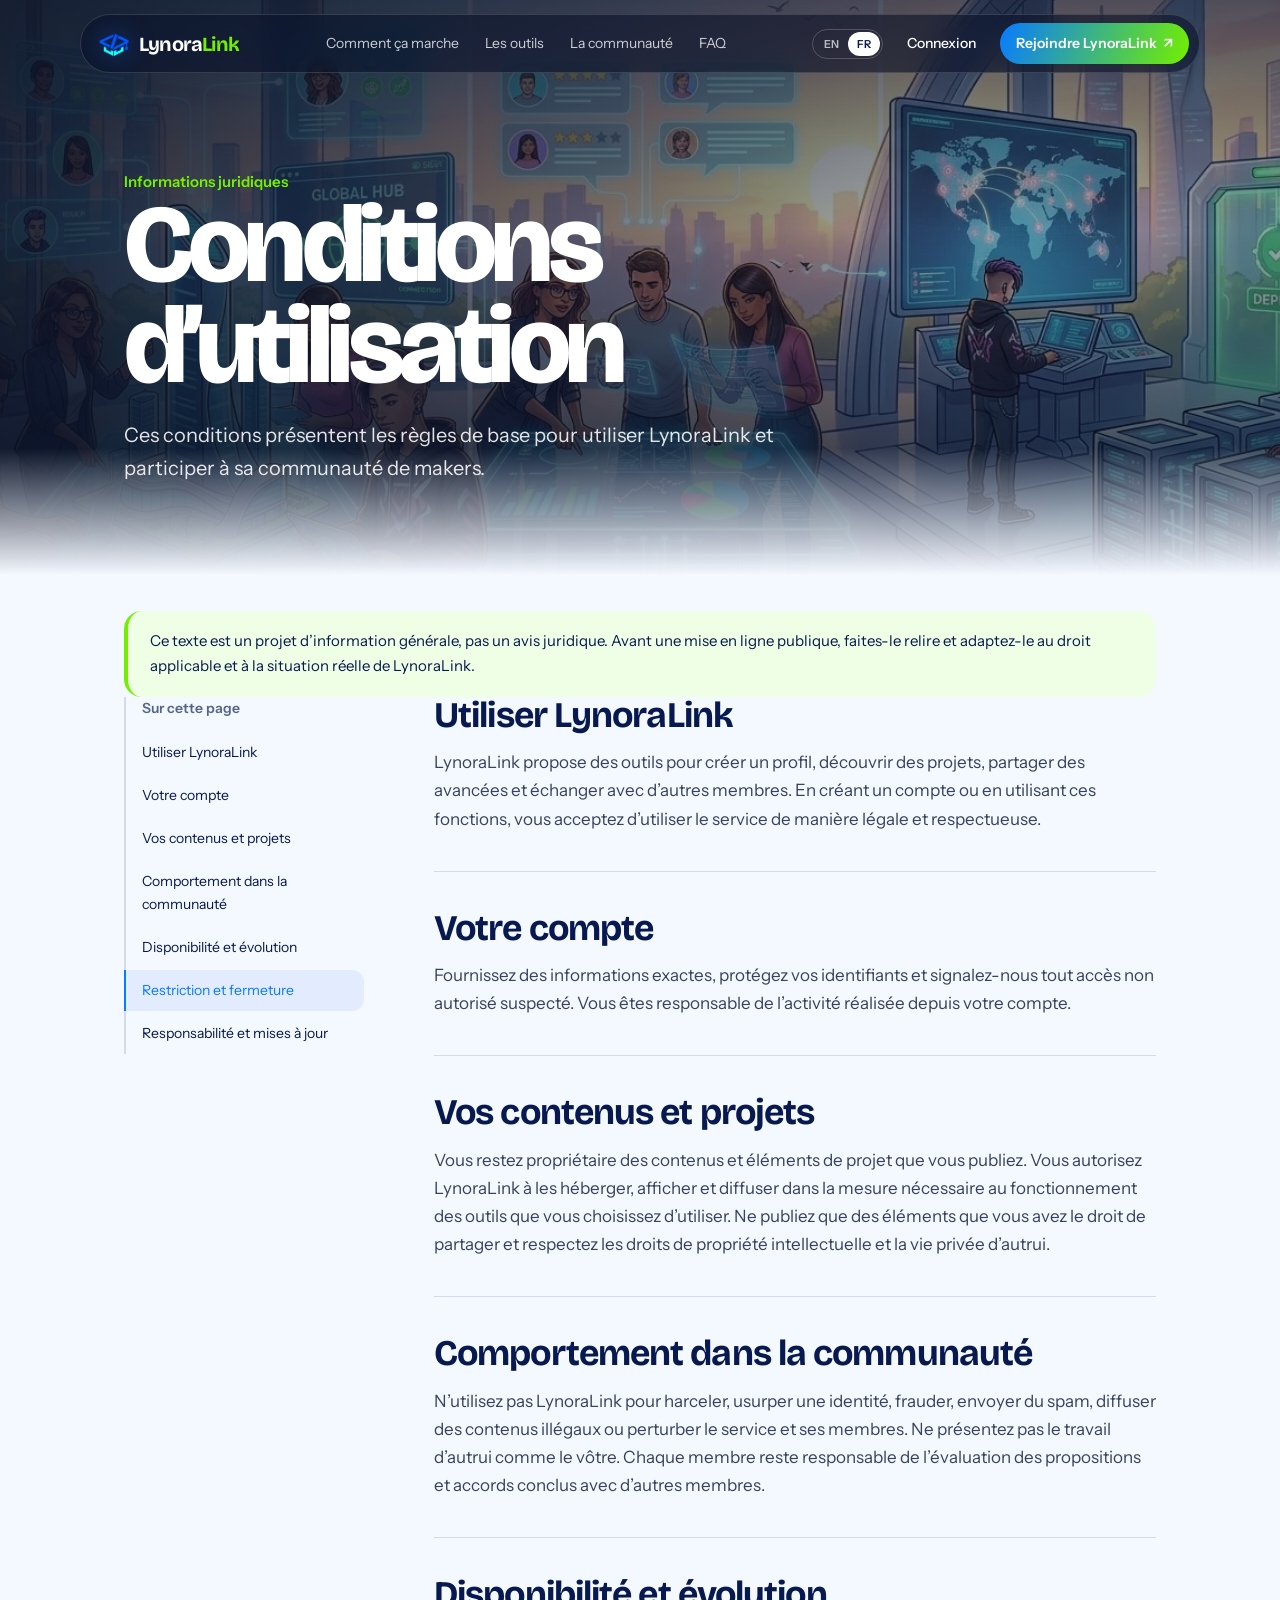
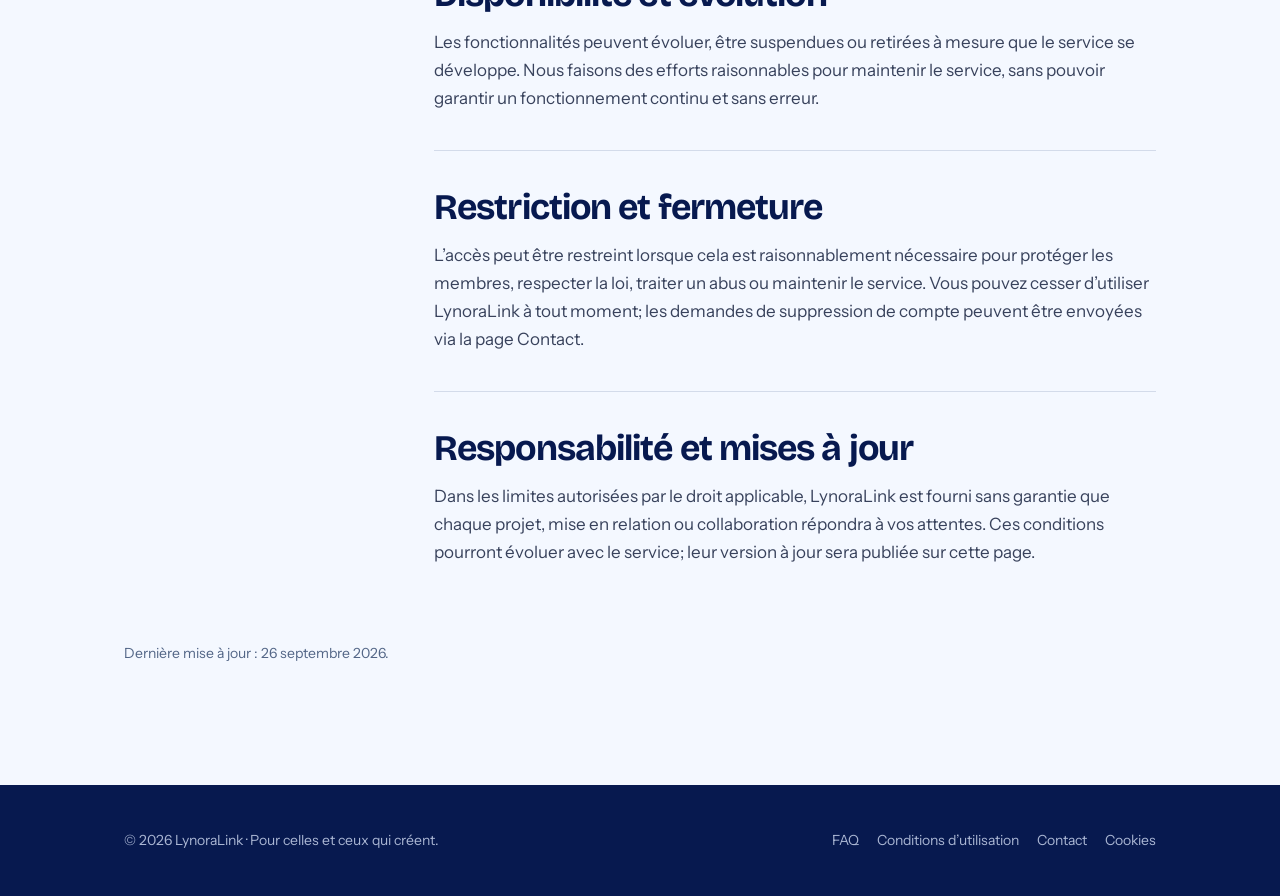
<file: terms/index.html>
<!doctype html>
<html lang="fr">
  <head>
    <meta charset="utf-8">
    <meta name="viewport" content="width=device-width, initial-scale=1">
    <meta name="theme-color" content="#07194f">
    <meta name="description" content="Conditions d’utilisation de LynoraLink.">
    <title>Conditions d’utilisation · LynoraLink</title>
    <link rel="icon" href="../assets/logo_lynora.svg" type="image/svg+xml">
    <link rel="preconnect" href="https://fonts.googleapis.com">
    <link rel="preconnect" href="https://fonts.gstatic.com" crossorigin>
    <link href="https://fonts.googleapis.com/css2?family=Bricolage+Grotesque:opsz,wght@12..96,500;12..96,700;12..96,800&family=Instrument+Sans:wght@400;500;600&display=swap" rel="stylesheet">
    <link rel="stylesheet" href="../pages2.css?v=2">
    <script src="../pages.js?v=3" defer></script>
  </head>
  <body class="page-body" data-page="terms"><div id="page-root"></div></body>
</html>
</file>
<file: design.css>
:root{--ink:#07194f;--night:#0b286b;--paper:#f4f8ff;--azure:#087bff;--mint:#73ef00;--dusk:#73ef00;--mut:#536687;
--fd:"Bricolage Grotesque","Trebuchet MS",sans-serif;--fb:"Instrument Sans",system-ui,sans-serif;color-scheme:dark}
*{box-sizing:border-box}html{scroll-behavior:smooth;scroll-padding-top:70px}
body.v2{margin:0;background:var(--ink);color:#fff;font:400 16px/1.6 var(--fb);-webkit-font-smoothing:antialiased}
body.v2.splash-active{overflow:hidden}
.v2 a{color:inherit;text-decoration:none}.v2 img{display:block;max-width:100%}.v2 h1,.v2 h2,.v2 h3,.v2 h4{font-family:var(--fd);margin:0;line-height:1.05;letter-spacing:-.025em}
.v2 p{margin:0}.icon-library{position:absolute;width:0;height:0;overflow:hidden}
.skip-link{position:fixed;z-index:100;top:8px;left:8px;padding:8px 12px;background:var(--mint);color:var(--ink);transform:translateY(-150%)}.skip-link:focus{transform:none}
.lynora-splash{position:fixed;inset:0;z-index:9999;display:grid;place-items:center;overflow:hidden;isolation:isolate;background:#fff;opacity:1;pointer-events:auto;transition:opacity 220ms ease-out}
.lynora-splash.is-leaving{opacity:0;pointer-events:none}
.splash-logo{position:relative;z-index:1;width:min(78vw,360px);height:auto;max-height:78svh;object-fit:contain;filter:drop-shadow(0 10px 32px rgba(8,123,255,.35));animation:splash-arrive 700ms cubic-bezier(.2,.8,.2,1) both}
.splash-glow{display:none}
@keyframes splash-arrive{from{opacity:0;transform:translateY(14px) scale(.98)}to{opacity:1;transform:none}}
@media(prefers-reduced-motion:reduce){.lynora-splash{transition:none}.splash-logo{animation:none}}
.wrap{max-width:1180px;margin:0 auto;padding:0 24px}
:focus-visible{outline:2px solid var(--mint);outline-offset:3px}

/* Barre flottante */
.bar{position:fixed;z-index:50;top:14px;left:0;right:0;padding:0 16px;pointer-events:none}
.bar-in{pointer-events:auto;max-width:1120px;margin:0 auto;display:flex;align-items:center;justify-content:space-between;gap:12px;padding:8px 10px 8px 16px;border-radius:999px;background:rgba(10,18,38,.55);border:1px solid rgba(255,255,255,.14);backdrop-filter:blur(16px) saturate(1.4);transition:background .3s,box-shadow .3s}
.bar.on .bar-in{background:rgba(10,18,38,.9);box-shadow:0 14px 40px rgba(0,0,0,.35)}
.brand{display:flex;align-items:center;gap:8px;font:700 20px var(--fd);letter-spacing:-.04em}.brand b{font-weight:700}.brand span{color:var(--mint)}
.brand img{filter:brightness(2.2) drop-shadow(0 0 12px rgba(43,102,255,.6))}
.menu{display:none;gap:26px;font-size:14px;color:rgba(255,255,255,.78)}.menu a:hover{color:#fff}
.bar-act{display:flex;align-items:center;gap:8px}
.language-switcher{display:inline-flex;border-radius:999px;border:1px solid rgba(255,255,255,.2);padding:2px}
.language-switcher button{border:0;background:none;font-size:11px;font-weight:600;padding:5px 9px;border-radius:999px;cursor:pointer;color:rgba(255,255,255,.7)}
.language-switcher button[aria-pressed=true]{background:#fff;color:var(--ink)}
.pill{padding:9px 16px;border-radius:999px;font-size:14px;font-weight:500;display:none}.pill-go{display:inline-flex;background:linear-gradient(110deg,var(--azure),var(--mint));color:#04101f;font-weight:600}
.menu-toggle{display:inline-grid;gap:5px;place-content:center;width:38px;height:38px;border:0;border-radius:50%;background:rgba(255,255,255,.1);cursor:pointer}
.menu-toggle span{width:16px;height:2px;background:#fff;transition:transform .3s}
.menu-toggle[aria-expanded=true] span:first-child{transform:translateY(3.5px) rotate(45deg)}.menu-toggle[aria-expanded=true] span:last-child{transform:translateY(-3.5px) rotate(-45deg)}
.menu.is-open{display:grid;position:absolute;top:64px;left:16px;right:16px;padding:20px;gap:14px;border-radius:24px;background:rgba(10,18,38,.96);border:1px solid rgba(255,255,255,.14);pointer-events:auto;font-size:17px}
@media(min-width:1000px){.menu{display:flex}.pill{display:inline-flex}.pill-go{display:inline-flex}.menu-toggle{display:none}}
@media(max-width:560px){.pill-go{display:none}.language-switcher{display:none}}

/* Boutons */
.btn{display:inline-flex;align-items:center;gap:10px;padding:14px 24px;border-radius:999px;font-weight:600;font-size:15px;border:1px solid transparent;transition:transform .25s,box-shadow .3s,background .3s}
.btn i,.more i{font-style:normal;transition:transform .25s}.btn:hover i,.more:hover i{transform:translateX(5px)}
.btn-main{background:linear-gradient(110deg,var(--azure),var(--mint));color:#04101f;box-shadow:0 10px 30px rgba(43,102,255,.35)}.btn-main:hover{transform:translateY(-2px);box-shadow:0 16px 40px rgba(53,214,192,.4)}
.btn-ghost{border-color:rgba(255,255,255,.4);background:rgba(255,255,255,.06);backdrop-filter:blur(8px)}.btn-ghost:hover{background:rgba(255,255,255,.16)}

/* Hero */
.hero{position:relative;min-height:100svh;display:grid;align-items:end;overflow:hidden;background:var(--ink)}
.hero-img{position:absolute;inset:0;width:100%;height:100%;object-fit:cover;object-position:0% 50%;animation:pan 38s ease-in-out infinite alternate;transform:scale(1.15)}
@keyframes pan{to{object-position:100% 50%}}
.hero-shade{position:absolute;inset:0;background:linear-gradient(0deg,var(--ink) 2%,rgba(10,18,38,.78) 34%,rgba(10,18,38,.1) 70%),linear-gradient(90deg,rgba(10,18,38,.7),transparent 60%)}
.hero-copy{position:relative;max-width:1180px;width:100%;margin:0 auto;padding:120px 24px 96px}
.hero-kick{font-size:15px;color:var(--dusk);font-weight:500;margin-bottom:18px;max-width:42ch}
.hero h1{font-size:clamp(64px,13vw,184px);font-weight:800;line-height:.88;letter-spacing:-.055em}.hero h1 span{color:var(--mint)}
.hero-lead{max-width:50ch;margin:28px 0 34px;font-size:clamp(17px,2vw,21px);color:rgba(255,255,255,.88)}
.hero-cta{display:flex;flex-wrap:wrap;gap:12px}
.hero-scroll{position:absolute;right:24px;bottom:34px;display:none;align-items:center;gap:12px;font-size:13px;color:rgba(255,255,255,.7)}
.hero-scroll i{width:1px;height:48px;background:linear-gradient(var(--mint),transparent);animation:drip 2s ease-in-out infinite;transform-origin:top}
@keyframes drip{0%{transform:scaleY(0)}60%{transform:scaleY(1)}100%{transform:scaleY(1);opacity:0}}
@media(min-width:900px){.hero-scroll{display:flex}}
.hero-copy>*{animation:rise 1s cubic-bezier(.2,.8,.2,1) both}.hero-copy>:nth-child(2){animation-delay:.12s}.hero-copy>:nth-child(3){animation-delay:.28s}.hero-copy>:nth-child(4){animation-delay:.42s}
@keyframes rise{from{opacity:0;transform:translateY(40px)}}

/* Parcours : panorama piloté par le défilement */
.journey{height:420svh;position:relative;background:var(--ink)}
.stage{position:sticky;top:0;height:100svh;overflow:hidden}
.pan{position:absolute;top:0;left:0;height:100%;width:max(260vw,185svh);max-width:none;object-fit:cover;will-change:transform}
.stage-shade{position:absolute;inset:0;background:linear-gradient(90deg,rgba(10,18,38,.92),rgba(10,18,38,.45) 48%,transparent 80%),linear-gradient(0deg,rgba(10,18,38,.6),transparent 40%)}
.stage-ui{position:relative;height:100%;max-width:1180px;margin:0 auto;padding:110px 24px 60px;display:grid;grid-template-rows:auto 1fr;align-content:start}
.stage-head h2{font-size:clamp(34px,5vw,64px);max-width:13ch;font-weight:700}
.jsteps{list-style:none;margin:0;padding:0;position:relative;align-self:center;max-width:430px;min-height:220px}
.jstep{position:absolute;inset:0 auto auto 0;opacity:0;transform:translateY(24px);transition:opacity .6s,transform .6s;pointer-events:none}
.jstep.on{opacity:1;transform:none}
.jnum{display:inline-grid;place-items:center;width:42px;height:42px;border-radius:50%;background:var(--mint);color:var(--ink);font:700 16px var(--fd);margin-bottom:16px}
.jstep h3{font-size:clamp(26px,3.4vw,40px);margin-bottom:12px}.jstep p{color:rgba(255,255,255,.85);font-size:17px}
.rail{position:absolute;left:24px;right:24px;bottom:34px;height:3px;border-radius:3px;background:rgba(255,255,255,.2)}
.rail i{display:block;height:100%;width:100%;transform:scaleX(0);transform-origin:left;border-radius:3px;background:linear-gradient(90deg,var(--azure),var(--mint),var(--dusk))}

/* Sections claires */
.makers,.features{background:var(--paper);color:var(--ink);padding:clamp(80px,12vw,150px) 0}
.split{display:grid;gap:48px}@media(min-width:900px){.split{grid-template-columns:5fr 7fr;gap:80px;align-items:start}.split-head{position:sticky;top:110px}}
.split-head h2,.g-head h2,.faq h2{font-size:clamp(34px,5vw,60px);font-weight:700}
.split-head p,.g-head p{margin-top:20px;color:var(--mut);font-size:18px;max-width:46ch}
.skills{list-style:none;margin:0;padding:0}
.skill{display:grid;grid-template-columns:56px 1fr;column-gap:20px;padding:30px 0;border-top:1px solid #d3dbea;transition:padding .35s,background .35s}
.skill:last-child{border-bottom:1px solid #d3dbea}.skill:hover{padding-left:18px;background:linear-gradient(90deg,rgba(43,102,255,.07),transparent)}
.skill-ic{grid-row:span 2;display:grid;place-items:center;width:56px;height:56px;border-radius:18px;background:var(--ink);transition:transform .4s cubic-bezier(.3,1.6,.5,1),background .3s}
.skill:hover .skill-ic{transform:rotate(-8deg) scale(1.08);background:var(--azure)}
.skill-ic svg,.tile-ic svg{width:24px;height:24px;fill:var(--mint)}
.skill h3{font-size:26px}.skill p{color:var(--mut);margin-top:6px;max-width:48ch}

/* Galerie */
.gallery{background:var(--night);padding:clamp(80px,12vw,140px) 0}
.g-head{display:grid;gap:12px;margin-bottom:44px}.gallery .g-head p{color:#aab6d3}
.carousel-scene{position:relative;aspect-ratio:16/9;min-height:340px;border-radius:28px;overflow:hidden;box-shadow:0 40px 90px rgba(0,0,0,.45)}
.carousel-image{position:absolute;inset:0;background-size:cover;background-position:center;opacity:0;transform:scale(1.06);transition:opacity 1s,transform 8s ease-out}
.carousel-image.is-active{opacity:1;transform:scale(1)}
.carousel-image-0{background-image:url("./assets/landing/slide1.webp")}.carousel-image-1{background-image:url("./assets/landing/slide2.webp")}.carousel-image-2{background-image:url("./assets/landing/slide3.webp")}
.carousel-shade{position:absolute;inset:0;background:linear-gradient(0deg,rgba(10,18,38,.92),transparent 62%)}
.carousel-caption{position:absolute;left:0;right:0;bottom:0;padding:clamp(20px,4vw,48px);max-width:720px}
.carousel-label{color:var(--dusk);font-size:14px;font-weight:600;margin-bottom:8px}
.carousel-caption h3{font-size:clamp(24px,3.4vw,42px);margin-bottom:10px}.carousel-caption p:last-child{color:rgba(255,255,255,.85)}
.carousel-dots{display:flex;gap:10px;justify-content:center;margin-top:22px}
.carousel-dots button{width:12px;height:12px;padding:0;border:0;border-radius:99px;background:rgba(255,255,255,.3);cursor:pointer;transition:width .4s,background .3s}
.carousel-dots button[aria-pressed=true]{width:44px;background:var(--mint)}

/* Bento */
.bento{display:grid;gap:16px;margin-top:48px}
@media(min-width:800px){.bento{grid-template-columns:repeat(6,1fr);grid-auto-rows:minmax(230px,auto)}.tile-1{grid-column:span 4}.tile-2{grid-column:span 2}.tile-3{grid-column:span 2}.tile-4{grid-column:span 4}}
.tile{position:relative;overflow:hidden;display:flex;min-height:250px;flex-direction:column;justify-content:flex-end;padding:104px 30px 30px;border-radius:28px;background:#fff;border:1px solid #dde4f1;transition:transform .4s cubic-bezier(.2,.8,.2,1),box-shadow .4s}
.tile:hover{transform:translateY(-6px);box-shadow:0 28px 60px rgba(10,18,38,.14)}
.tile-1,.tile-4{background:var(--ink);color:#fff;border-color:var(--ink)}.tile-2{background:linear-gradient(150deg,#dbeaff,#e9ffd5)}.tile-3{background:linear-gradient(150deg,#e7f2ff,#fff)}
.tile-ic{position:absolute;top:26px;left:30px;display:grid;place-items:center;width:52px;height:52px;border-radius:16px;background:rgba(10,18,38,.9)}
.tile h3{font-size:28px;margin-bottom:8px}.tile p{max-width:44ch;opacity:.78}
.tile::before{content:"";position:absolute;right:-60px;top:-60px;width:200px;height:200px;border-radius:50%;background:radial-gradient(circle,rgba(53,214,192,.4),transparent 70%);transition:transform .6s}.tile:hover::before{transform:scale(1.8)}

/* Communauté */
.community{padding:clamp(80px,12vw,150px) 0;background:radial-gradient(60% 50% at 85% 0,rgba(43,102,255,.28),transparent),var(--ink)}
.community .split-head p{color:#b4bfd9}.community .btn{margin-top:30px}
.points{list-style:none;margin:0;padding:0;display:grid;gap:14px}
.points li{padding:24px 28px;border-radius:22px;background:rgba(255,255,255,.06);border:1px solid rgba(255,255,255,.12);font:600 clamp(19px,2.2vw,26px)/1.3 var(--fd);transition:transform .35s,background .35s}
.points li:hover{transform:translateX(10px);background:rgba(53,214,192,.12)}
.aud-title{margin:90px 0 28px;font-size:clamp(26px,3.4vw,40px)}
.aud{display:grid;gap:28px}@media(min-width:800px){.aud{grid-template-columns:repeat(3,1fr)}}
.aud article{padding-left:20px;border-left:2px solid var(--dusk)}.aud h4{font-size:21px;margin-bottom:8px}.aud p{color:#b4bfd9}

/* FAQ + CTA */
.faq{padding:clamp(70px,10vw,120px) 0;background:var(--paper);color:var(--ink)}
.qf{margin-top:30px}details{border-top:1px solid #d3dbea;padding:20px 0}details:last-of-type{border-bottom:1px solid #d3dbea}
summary{display:flex;justify-content:space-between;gap:16px;cursor:pointer;list-style:none;font:600 19px var(--fd)}summary::-webkit-details-marker{display:none}
summary i{position:relative;flex:0 0 20px;height:20px;transition:transform .35s}summary i::before,summary i::after{content:"";position:absolute;left:0;top:9px;width:20px;height:2px;background:var(--azure)}summary i::after{transform:rotate(90deg)}
details[open] summary i{transform:rotate(45deg)}details p{margin-top:12px;color:var(--mut);animation:rise .4s both}
.more{display:inline-flex;gap:8px;margin-top:26px;font-weight:600;color:var(--azure)}
.cta{padding:clamp(30px,5vw,56px);border-radius:32px;color:#fff;background:linear-gradient(140deg,#0757d8,var(--azure) 55%,var(--mint));box-shadow:0 40px 80px rgba(8,123,255,.3)}
.cta h2{color:#fff}.cta p{margin:18px 0 28px;color:rgba(255,255,255,.9);font-size:18px}.cta .btn-main{background:#fff;color:var(--ink);box-shadow:none}
.foot{padding:50px 0;background:var(--ink);color:#aab6d3;font-size:14px}
.foot-in{display:grid;gap:20px}.foot-links{display:flex;flex-wrap:wrap;gap:18px}.foot-links a:hover{color:#fff}
@media(min-width:900px){.foot-in{grid-template-columns:auto 1fr auto;align-items:center}.foot-in>p:last-child{grid-column:1/-1}}
@media(max-width:640px){.carousel-scene{height:420px;min-height:0;aspect-ratio:auto}}

@media(prefers-reduced-motion:reduce){*,*::before,*::after{animation:none!important;transition:none!important}.hero-img{transform:none}}
</file>
<file: pages2.css>
:root{--ink:#07194f;--night:#0b286b;--paper:#f4f8ff;--azure:#087bff;--mint:#73ef00;--dusk:#73ef00;--mut:#536687;
--fd:"Bricolage Grotesque","Trebuchet MS",sans-serif;--fb:"Instrument Sans",system-ui,sans-serif}
*{box-sizing:border-box}html{scroll-behavior:smooth;scroll-padding-top:100px}
.page-body{margin:0;background:var(--paper);color:var(--ink);font:400 16px/1.65 var(--fb);-webkit-font-smoothing:antialiased}
.page-body h1,.page-body h2,.page-body h3{font-family:var(--fd);margin:0;line-height:1.05;letter-spacing:-.025em}
.page-body p{margin:0}.page-body a{color:inherit;text-decoration:none}.page-body img{display:block;max-width:100%}
:focus-visible{outline:2px solid var(--mint);outline-offset:3px}
.page-skip{position:fixed;z-index:100;top:8px;left:8px;padding:8px 12px;background:var(--mint);color:var(--ink);transform:translateY(-150%)}.page-skip:focus{transform:none}
.page-container{max-width:1080px;margin:0 auto;padding:0 24px}

/* Barre flottante (identique à l'accueil) */
.page-header{position:fixed;z-index:50;top:14px;left:0;right:0;padding:0 16px;pointer-events:none;color:#fff}
.page-nav{pointer-events:auto;max-width:1120px;margin:0 auto;display:flex;align-items:center;justify-content:space-between;gap:12px;padding:8px 10px 8px 16px;border-radius:999px;background:rgba(10,18,38,.6);border:1px solid rgba(255,255,255,.14);backdrop-filter:blur(16px) saturate(1.4);transition:background .3s,box-shadow .3s}
.page-header.on .page-nav{background:rgba(10,18,38,.92);box-shadow:0 14px 40px rgba(0,0,0,.3)}
.page-brand{display:flex;align-items:center;gap:8px;font:700 20px var(--fd);letter-spacing:-.04em}.page-brand img{width:34px;height:34px;filter:brightness(2.2) drop-shadow(0 0 12px rgba(43,102,255,.6))}.page-brand span span{color:var(--mint)}
.page-nav-links{display:none;gap:26px;font-size:14px;color:rgba(255,255,255,.78)}.page-nav-links a:hover{color:#fff}.page-mobile-login{display:none}
.page-nav-links.is-open{display:grid;position:absolute;top:64px;left:16px;right:16px;padding:20px;gap:14px;border-radius:24px;background:rgba(10,18,38,.97);border:1px solid rgba(255,255,255,.14);pointer-events:auto;font-size:17px}
.page-nav-links.is-open .page-mobile-login{display:block}
.page-nav-actions{display:flex;align-items:center;gap:8px}
.page-language{display:inline-flex;border-radius:999px;border:1px solid rgba(255,255,255,.2);padding:2px}
.page-language button{border:0;background:none;font:600 11px var(--fb);padding:5px 9px;border-radius:999px;cursor:pointer;color:rgba(255,255,255,.7)}.page-language button[aria-pressed=true]{background:#fff;color:var(--ink)}
.page-sign-in{display:none;padding:9px 16px;font-size:14px;font-weight:500}
.page-join{display:inline-flex;gap:6px;padding:9px 16px;border-radius:999px;font-size:14px;font-weight:600;color:#04101f;background:linear-gradient(110deg,var(--azure),var(--mint))}.page-join-full{display:none}
.page-menu-toggle{display:inline-grid;gap:5px;place-content:center;width:38px;height:38px;border:0;border-radius:50%;background:rgba(255,255,255,.1);cursor:pointer}.page-menu-toggle span{width:16px;height:2px;background:#fff}
@media(min-width:1000px){.page-nav-links{display:flex}.page-sign-in{display:inline-block}.page-menu-toggle{display:none}.page-join-compact{display:none}.page-join-full{display:inline}}
@media(max-width:560px){.page-language{display:none}}

/* Bandeau : une scène du panorama par page */
.page-hero{position:relative;overflow:hidden;color:#fff;background:var(--ink);padding:170px 0 90px}
.ph-img{position:absolute;inset:0;width:100%;height:100%;object-fit:cover;object-position:0 50%;transform:scale(1.2);animation:drift 30s ease-in-out infinite alternate}
[data-page=faq] .ph-img{object-position:0 40%}[data-page=contact] .ph-img{object-position:50% 40%}[data-page=terms] .ph-img{object-position:100% 40%}[data-page=cookies] .ph-img{object-position:100% 70%}[data-page=login] .ph-img,[data-page=register] .ph-img{object-position:50% 60%}
@keyframes drift{to{transform:scale(1.32) translate3d(-2%,-2%,0)}}
.ph-shade{position:absolute;inset:0;background:linear-gradient(0deg,var(--paper) 0,rgba(10,18,38,.7) 22%,rgba(10,18,38,.35) 60%,rgba(10,18,38,.7)),linear-gradient(90deg,rgba(10,18,38,.8),transparent 75%)}
.page-hero .page-container{position:relative}.page-hero .page-container>*{animation:rise .9s cubic-bezier(.2,.8,.2,1) both}.page-hero .page-container>:nth-child(2){animation-delay:.1s}.page-hero .page-container>:nth-child(3){animation-delay:.22s}
@keyframes rise{from{opacity:0;transform:translateY(34px)}}
.page-eyebrow{color:var(--dusk);font-weight:600;font-size:15px;margin-bottom:14px}
.page-hero h1{font-size:clamp(46px,9vw,110px);font-weight:800;line-height:.92;letter-spacing:-.05em;max-width:14ch}
.page-hero .page-container>p:last-child{margin-top:22px;max-width:56ch;font-size:clamp(17px,2vw,20px);color:rgba(255,255,255,.88)}
.page-content{padding-top:36px;padding-bottom:clamp(70px,10vw,120px)}

/* Boutons et formulaires */
.page-button{display:inline-flex;align-items:center;gap:10px;padding:14px 26px;border-radius:999px;border:0;font:600 15px var(--fb);cursor:pointer;color:#04101f;background:linear-gradient(110deg,var(--azure),var(--mint));box-shadow:0 10px 30px rgba(43,102,255,.28);transition:transform .25s,box-shadow .3s}
.page-button:hover:not(:disabled){transform:translateY(-2px);box-shadow:0 16px 40px rgba(53,214,192,.4)}.page-button:disabled{opacity:.55;cursor:not-allowed}
.page-form label,.page-auth-card label{display:grid;gap:8px;font-weight:600;font-size:14px}
.page-form input,.page-form textarea,.page-auth-card input{width:100%;padding:14px 16px;border:1.5px solid #d3dbea;border-radius:14px;background:#fff;font:400 16px var(--fb);color:var(--ink);transition:border-color .25s,box-shadow .25s}
.page-form input:focus,.page-form textarea:focus,.page-auth-card input:focus{outline:0;border-color:var(--azure);box-shadow:0 0 0 4px rgba(43,102,255,.15)}
.page-form{display:grid;gap:18px;padding:clamp(24px,4vw,40px);border-radius:28px;background:#fff;border:1px solid #dde4f1;box-shadow:0 30px 70px rgba(10,18,38,.08)}
.page-form-grid{display:grid;gap:18px}@media(min-width:640px){.page-form-grid{grid-template-columns:1fr 1fr}}
.page-form-note{font-size:13px;color:var(--mut)}.page-form .page-button{justify-self:start}

/* FAQ */
.faq-search input{width:100%;padding:18px 22px;border:1.5px solid #d3dbea;border-radius:999px;background:#fff;font:400 17px var(--fb);margin-bottom:24px;transition:border-color .25s,box-shadow .25s}
.faq-search input:focus{outline:0;border-color:var(--azure);box-shadow:0 0 0 4px rgba(43,102,255,.15)}
.faq-empty{padding:20px 0;color:var(--mut)}
.faq-list details{border-top:1px solid #d3dbea;padding:22px 0;transition:background .3s}.faq-list details:last-child{border-bottom:1px solid #d3dbea}.faq-list details[hidden]{display:none}
.faq-list summary{display:flex;justify-content:space-between;gap:16px;cursor:pointer;list-style:none;font:600 clamp(19px,2.2vw,24px)/1.25 var(--fd)}.faq-list summary::-webkit-details-marker{display:none}
.faq-list summary span{flex:0 0 auto;color:var(--azure);transition:transform .35s}.faq-list details[open] summary span{transform:rotate(180deg)}
.faq-list details:hover summary{color:var(--azure)}
.faq-list p{margin-top:14px;color:var(--mut);font-size:17px;max-width:62ch;animation:rise .45s both}
.faq-contact{margin-top:60px;padding:clamp(28px,5vw,52px);border-radius:32px;color:#fff;background:linear-gradient(140deg,#0757d8,var(--azure) 55%,var(--mint));box-shadow:0 40px 80px rgba(8,123,255,.28)}
.faq-contact h2{font-size:clamp(28px,4vw,44px)}.faq-contact p{margin:14px 0 26px;font-size:18px;color:rgba(255,255,255,.92)}.faq-contact .page-button{background:#fff;box-shadow:none}

/* Pages légales : sommaire collant */
.page-notice{padding:18px 22px;border-radius:18px;background:#efffe5;border-left:4px solid var(--dusk);margin-bottom:34px;font-size:15px}
.legal{display:grid;gap:36px}@media(min-width:900px){.legal{grid-template-columns:240px 1fr;gap:70px;align-items:start}}
.toc{display:flex;flex-wrap:wrap;gap:8px}.toc p{width:100%;font-weight:600;font-size:14px;color:var(--mut)}
.toc a{padding:8px 14px;border-radius:999px;background:#fff;border:1px solid #dde4f1;font-size:14px;transition:background .25s,color .25s,transform .25s}.toc a:hover{transform:translateX(3px)}
.toc a.on{background:var(--ink);color:#fff;border-color:var(--ink)}
@media(min-width:900px){.toc{position:sticky;top:110px;flex-direction:column;flex-wrap:nowrap;gap:2px;border-left:2px solid #d3dbea}.toc a{border:0;border-radius:0 12px 12px 0;background:none;margin-left:-2px;border-left:2px solid transparent;padding:9px 16px}.toc a.on{background:rgba(43,102,255,.08);color:var(--azure);border-left-color:var(--azure)}.toc p{padding:0 16px 10px}}
.legal-body section{padding:0 0 38px;margin-bottom:38px;border-bottom:1px solid #d3dbea}.legal-body section:last-child{border:0}
.legal-body h2{font-size:clamp(26px,3.2vw,36px);margin-bottom:14px}.legal-body p{font-size:17px;color:#38425c;max-width:66ch}
.page-updated{margin-top:20px;font-size:14px;color:var(--mut)}

/* Contact */
.contact-grid{display:grid;gap:28px}@media(min-width:900px){.contact-grid{grid-template-columns:4fr 8fr;align-items:start}}
.contact-aside{padding:32px;border-radius:28px;color:#fff;background:var(--ink);background-image:radial-gradient(80% 60% at 100% 0,rgba(43,102,255,.5),transparent)}
.contact-aside h2{font-size:28px}.contact-aside p{margin:12px 0 24px;color:#b4bfd9}.contact-aside .page-button{background:#fff;box-shadow:none}

/* Connexion / inscription */
.page-auth-wrap{display:grid;place-items:center}.page-auth-card{width:min(520px,100%);padding:clamp(26px,4vw,44px);border-radius:28px;background:#fff;border:1px solid #dde4f1;box-shadow:0 30px 70px rgba(10,18,38,.1)}
.page-auth-card h2{font-size:30px;margin-bottom:10px}.page-auth-card form{display:grid;gap:16px;margin-top:20px}.page-auth-card>p{color:var(--mut)}
.page-steps{display:flex;flex-wrap:wrap;gap:8px;margin:12px 0 22px}.page-steps span{padding:6px 12px;border-radius:999px;background:var(--paper);font-size:13px}.page-steps span:first-child{background:var(--ink);color:#fff}
.page-auth-step,.page-password-help,.page-forgot,.page-auth-switch{font-size:14px;color:var(--mut)}.page-forgot,.page-auth-switch a{color:var(--azure);font-weight:600}.page-auth-switch{margin-top:20px}

.page-footer{padding:44px 0;background:var(--ink);color:#aab6d3;font-size:14px}.page-footer-inner{max-width:1080px;margin:0 auto;padding:0 24px;display:flex;flex-wrap:wrap;gap:16px 40px;justify-content:space-between}
.page-footer nav{display:flex;flex-wrap:wrap;gap:18px}.page-footer a:hover{color:#fff}
@media(prefers-reduced-motion:reduce){*,*::before,*::after{animation:none!important;transition:none!important}.ph-img{transform:none}}
</file>
